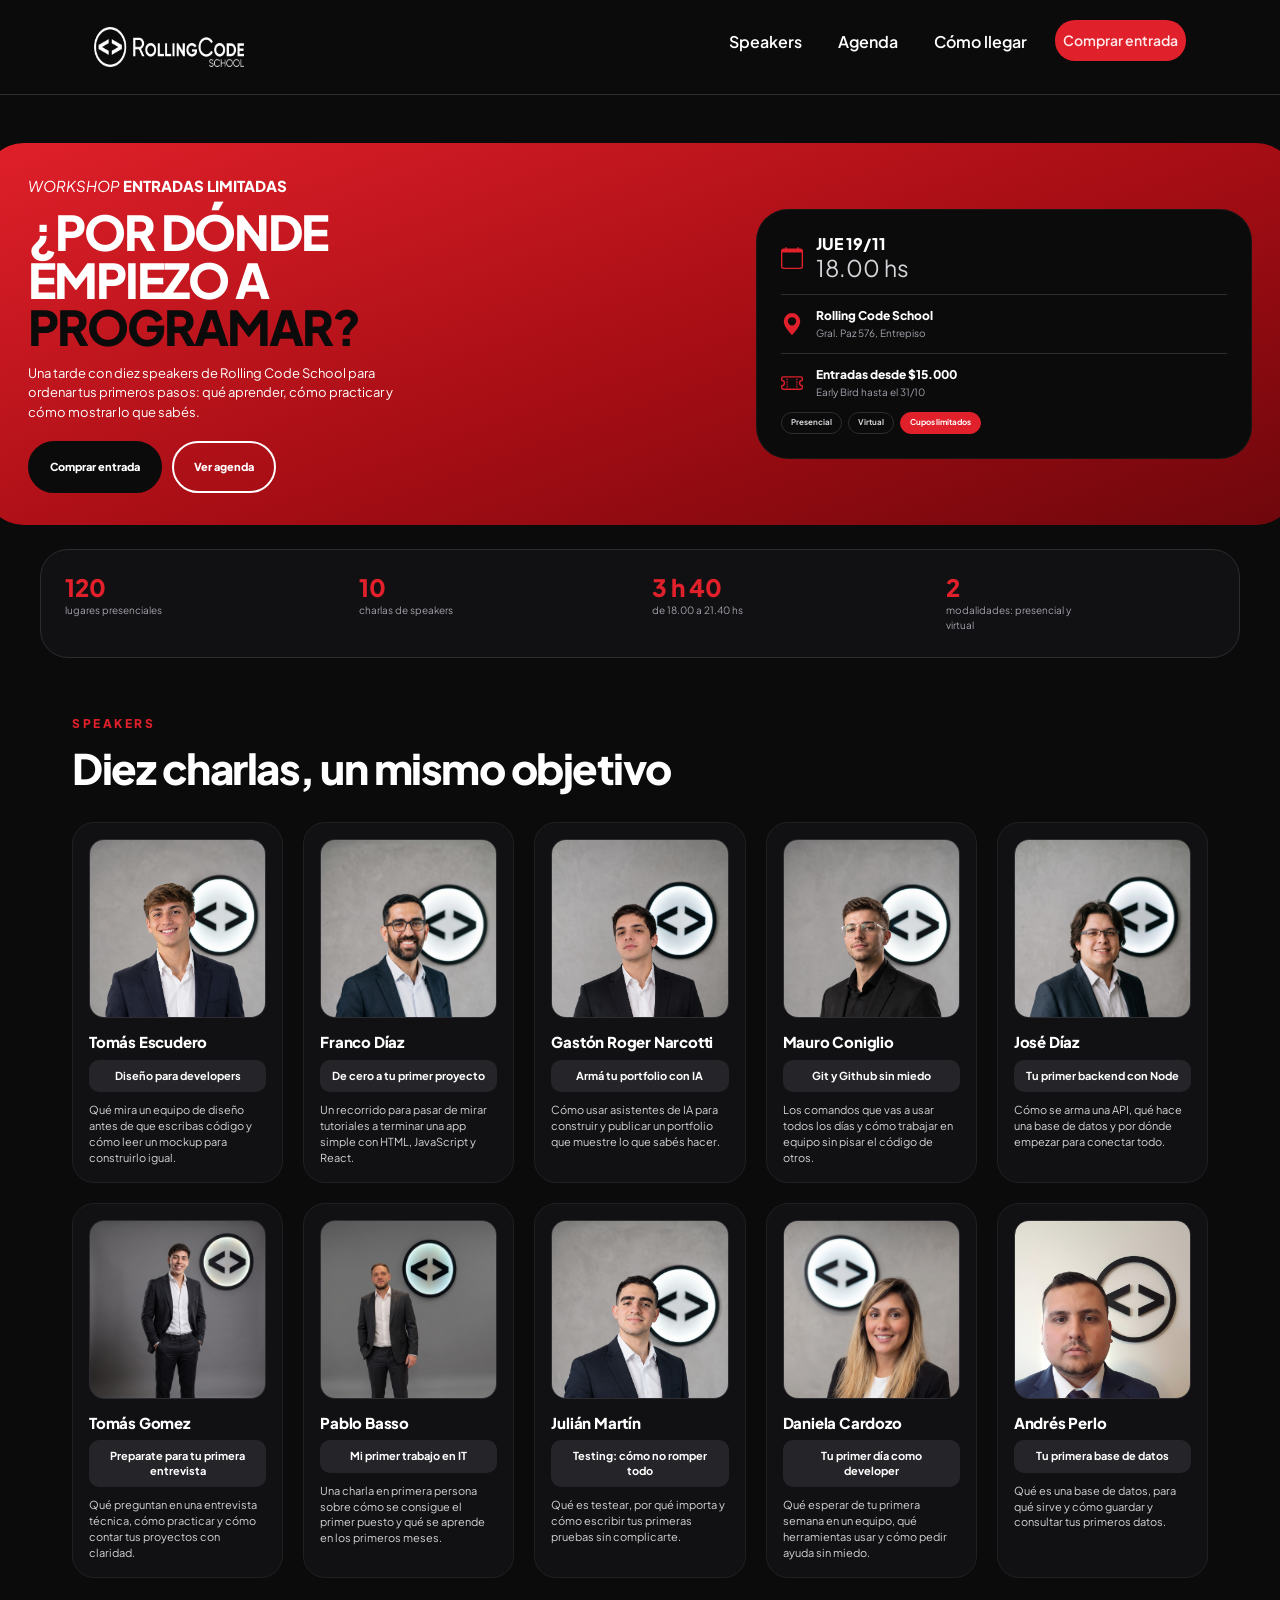
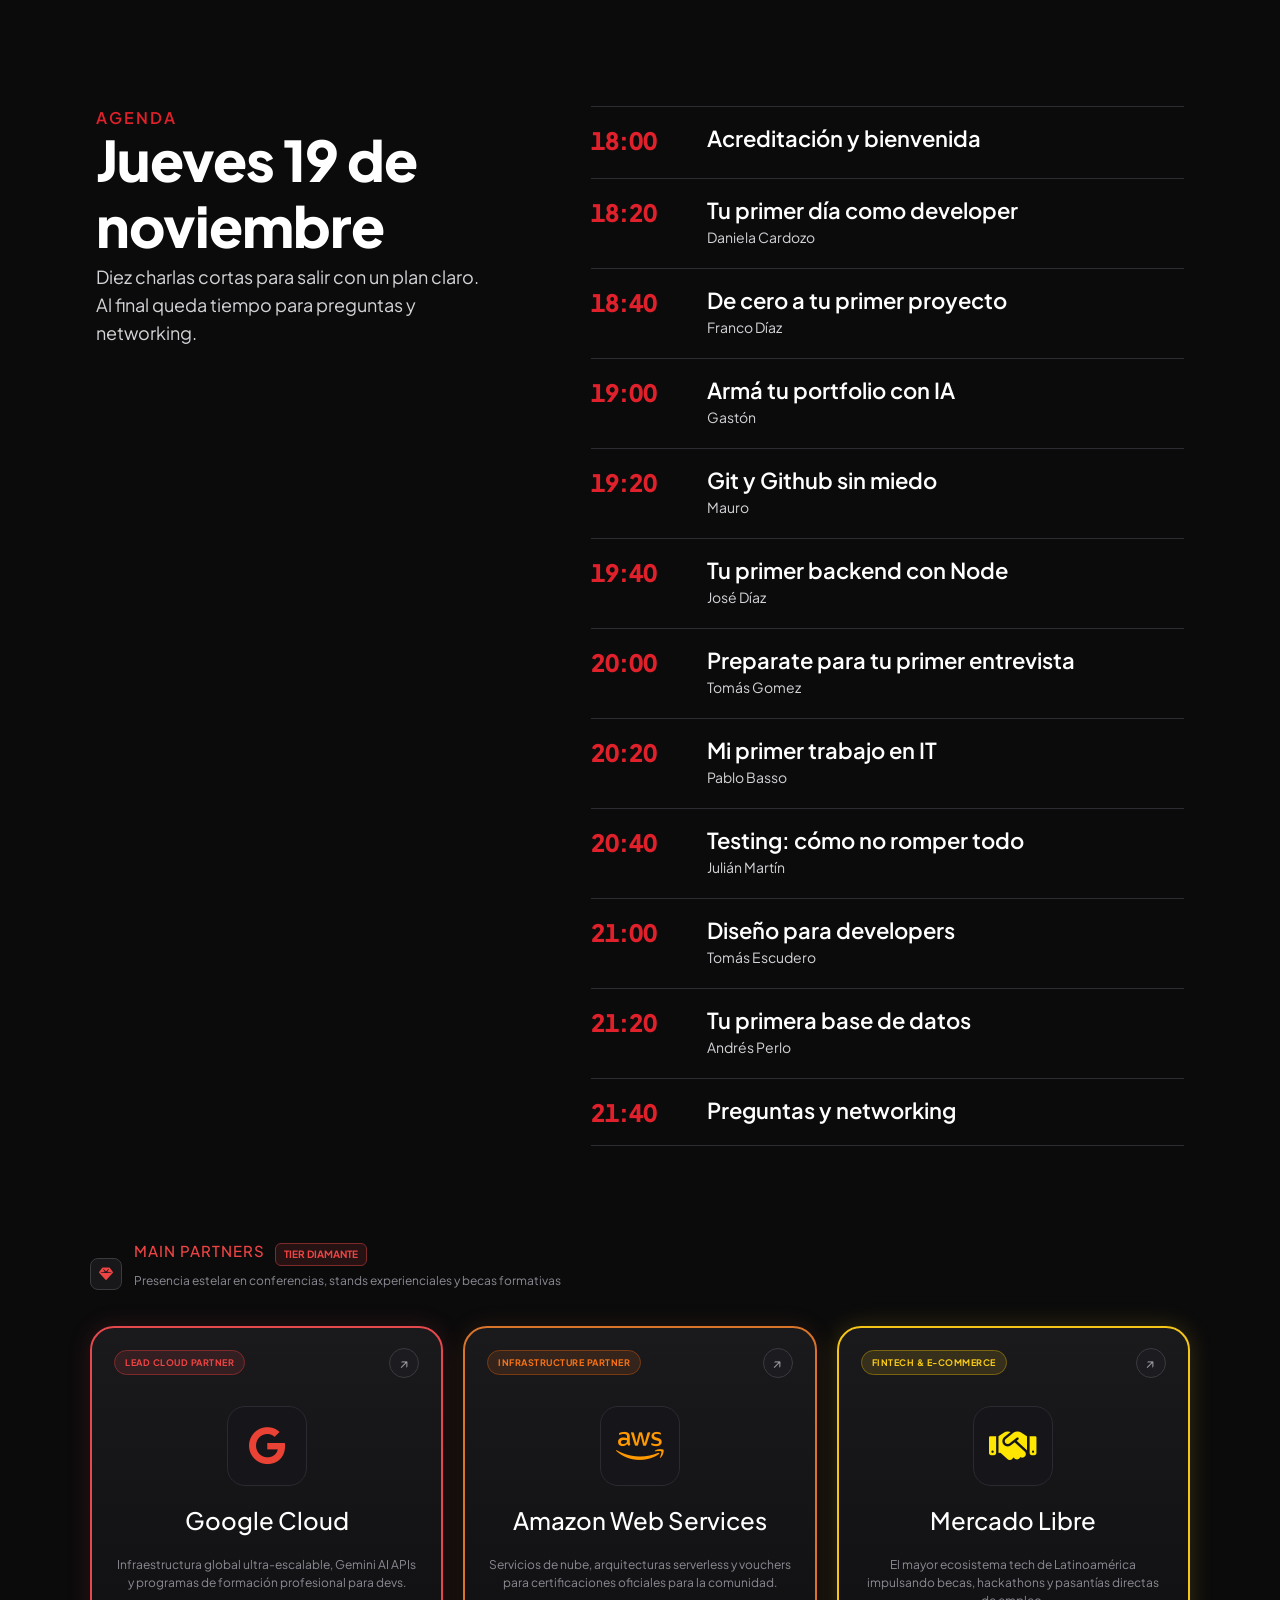
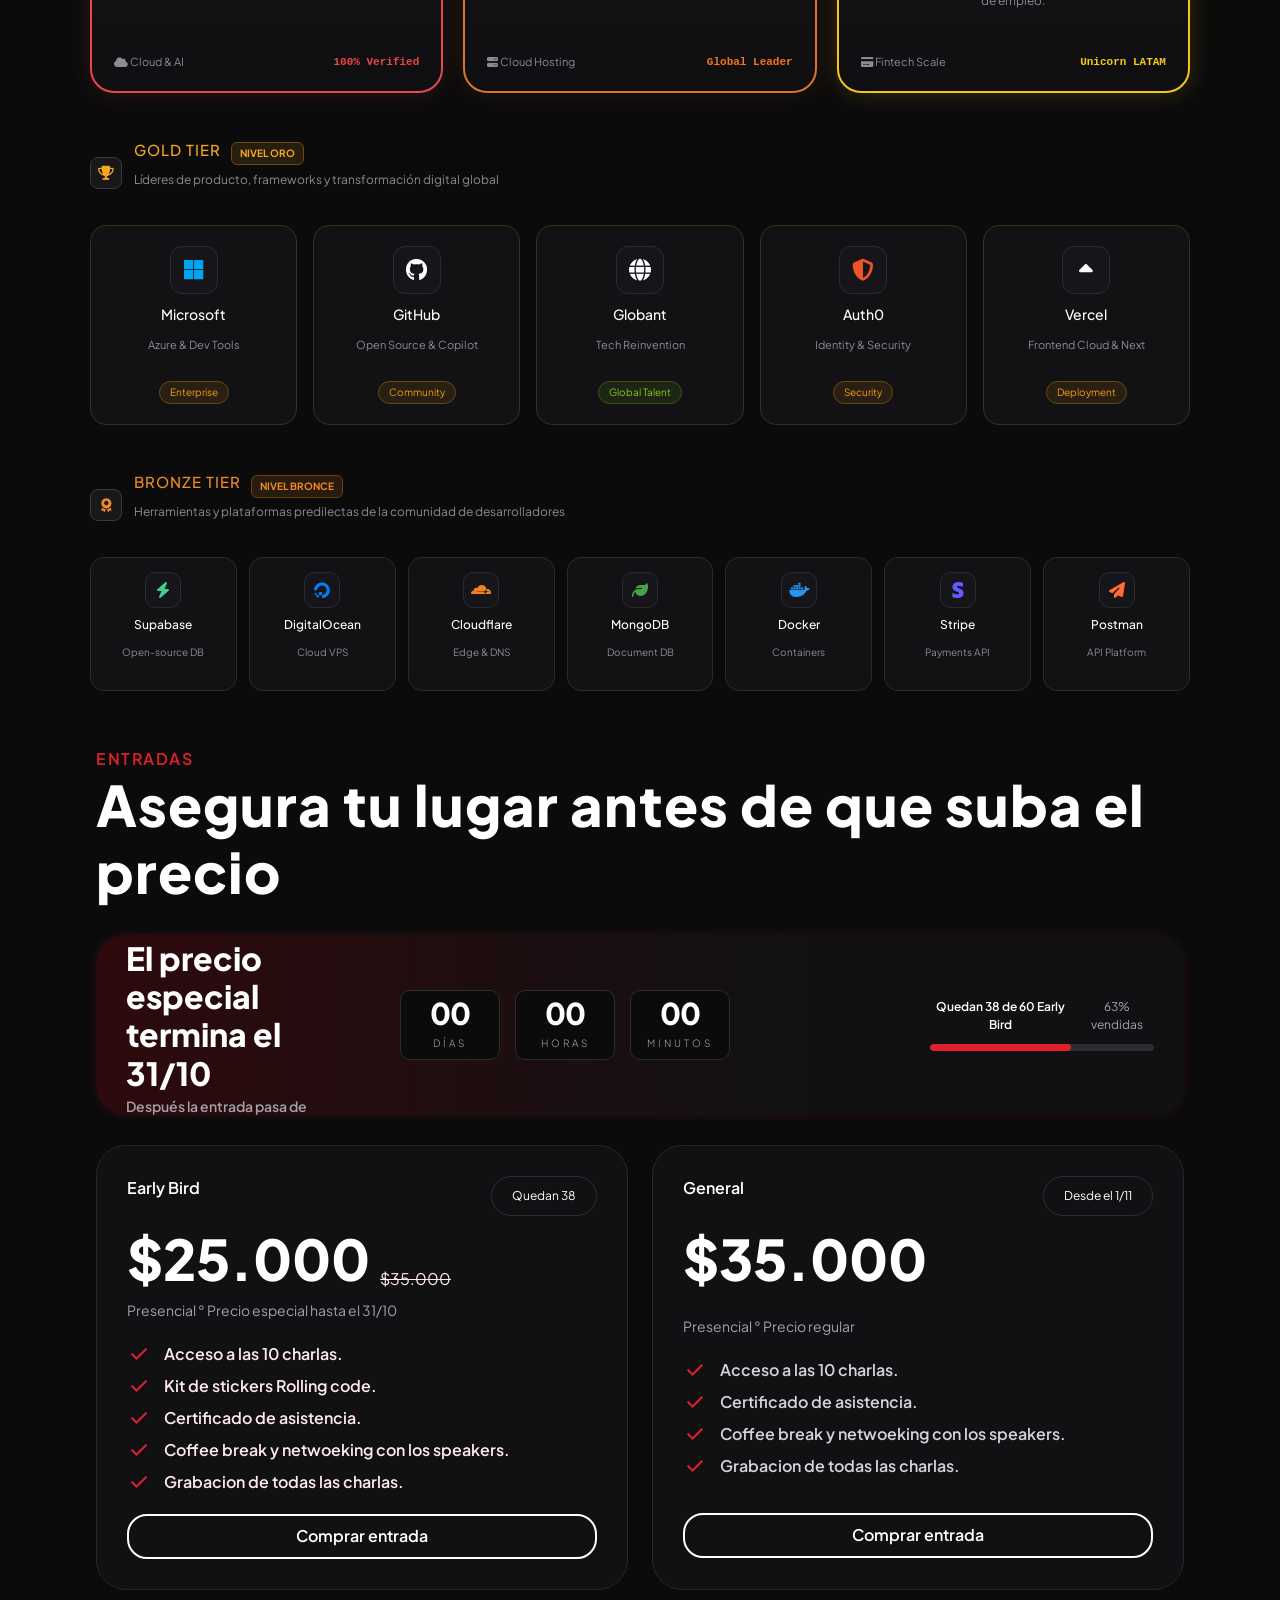
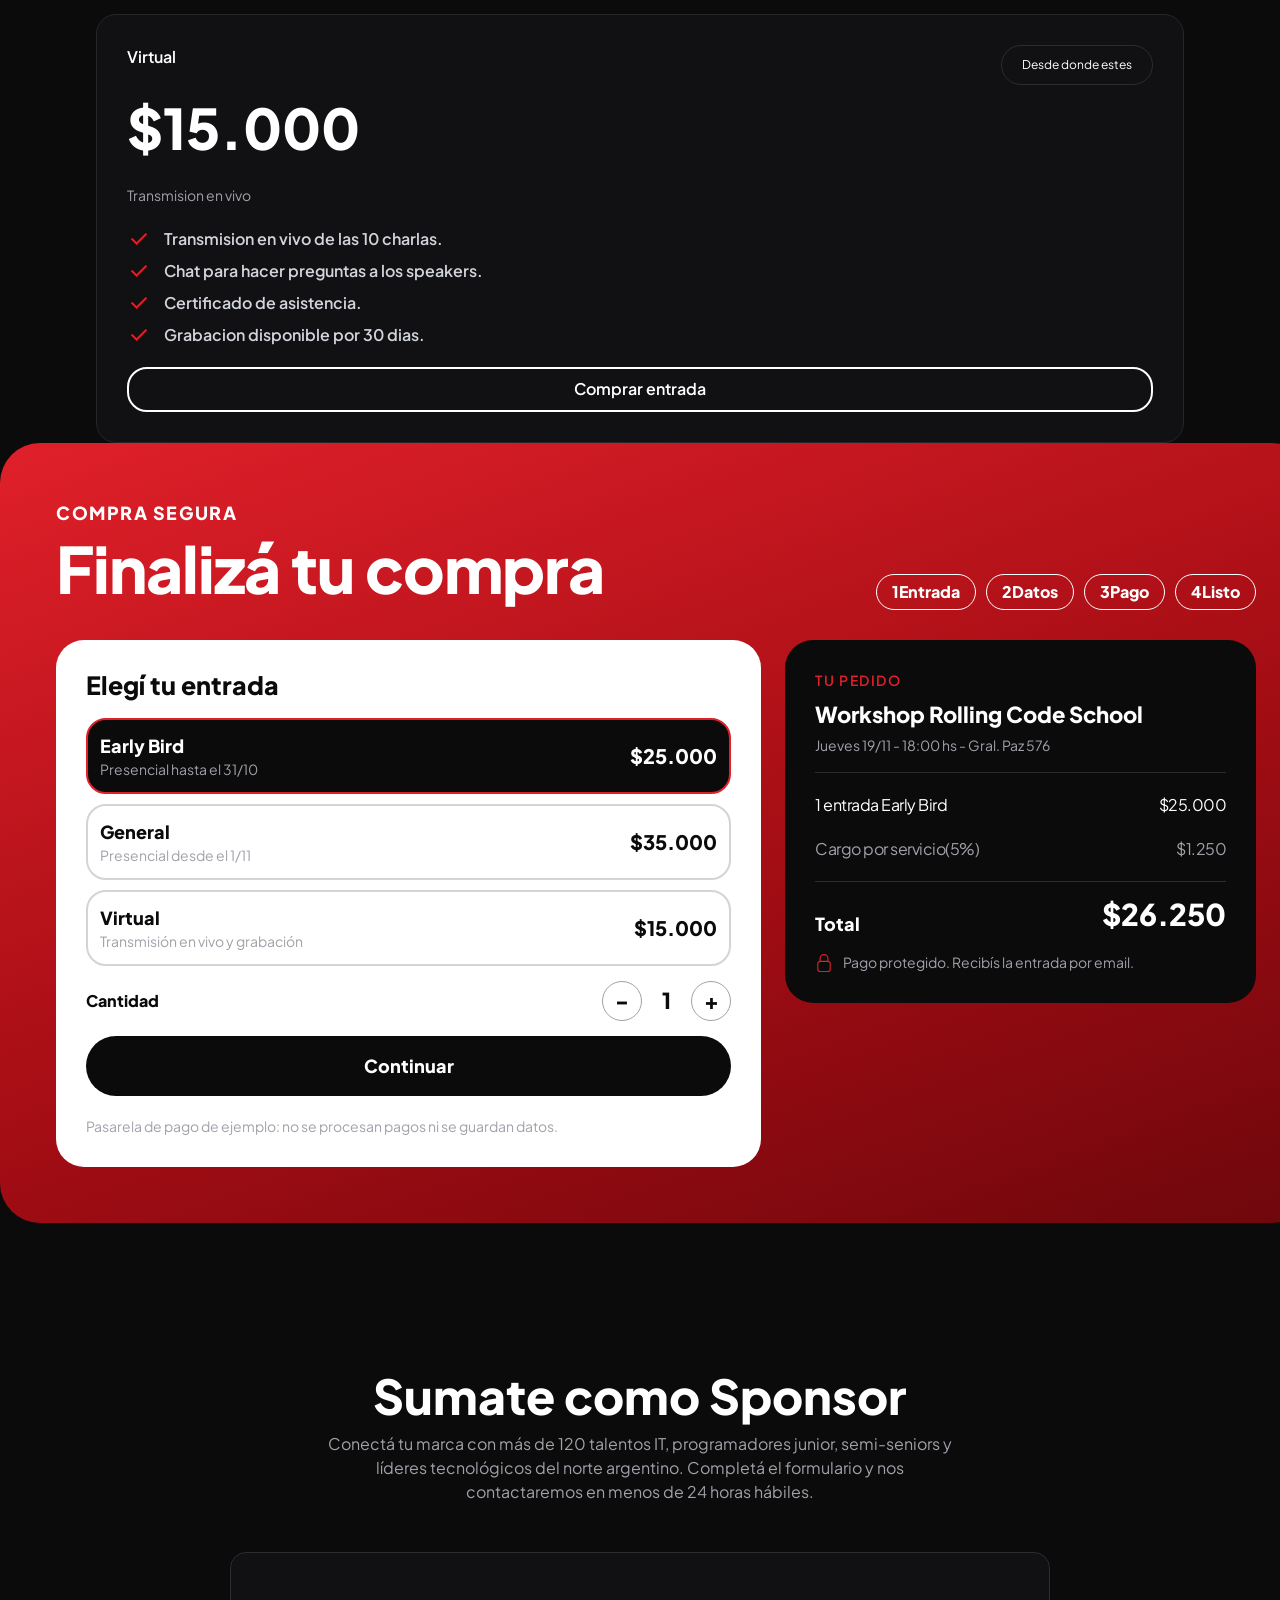
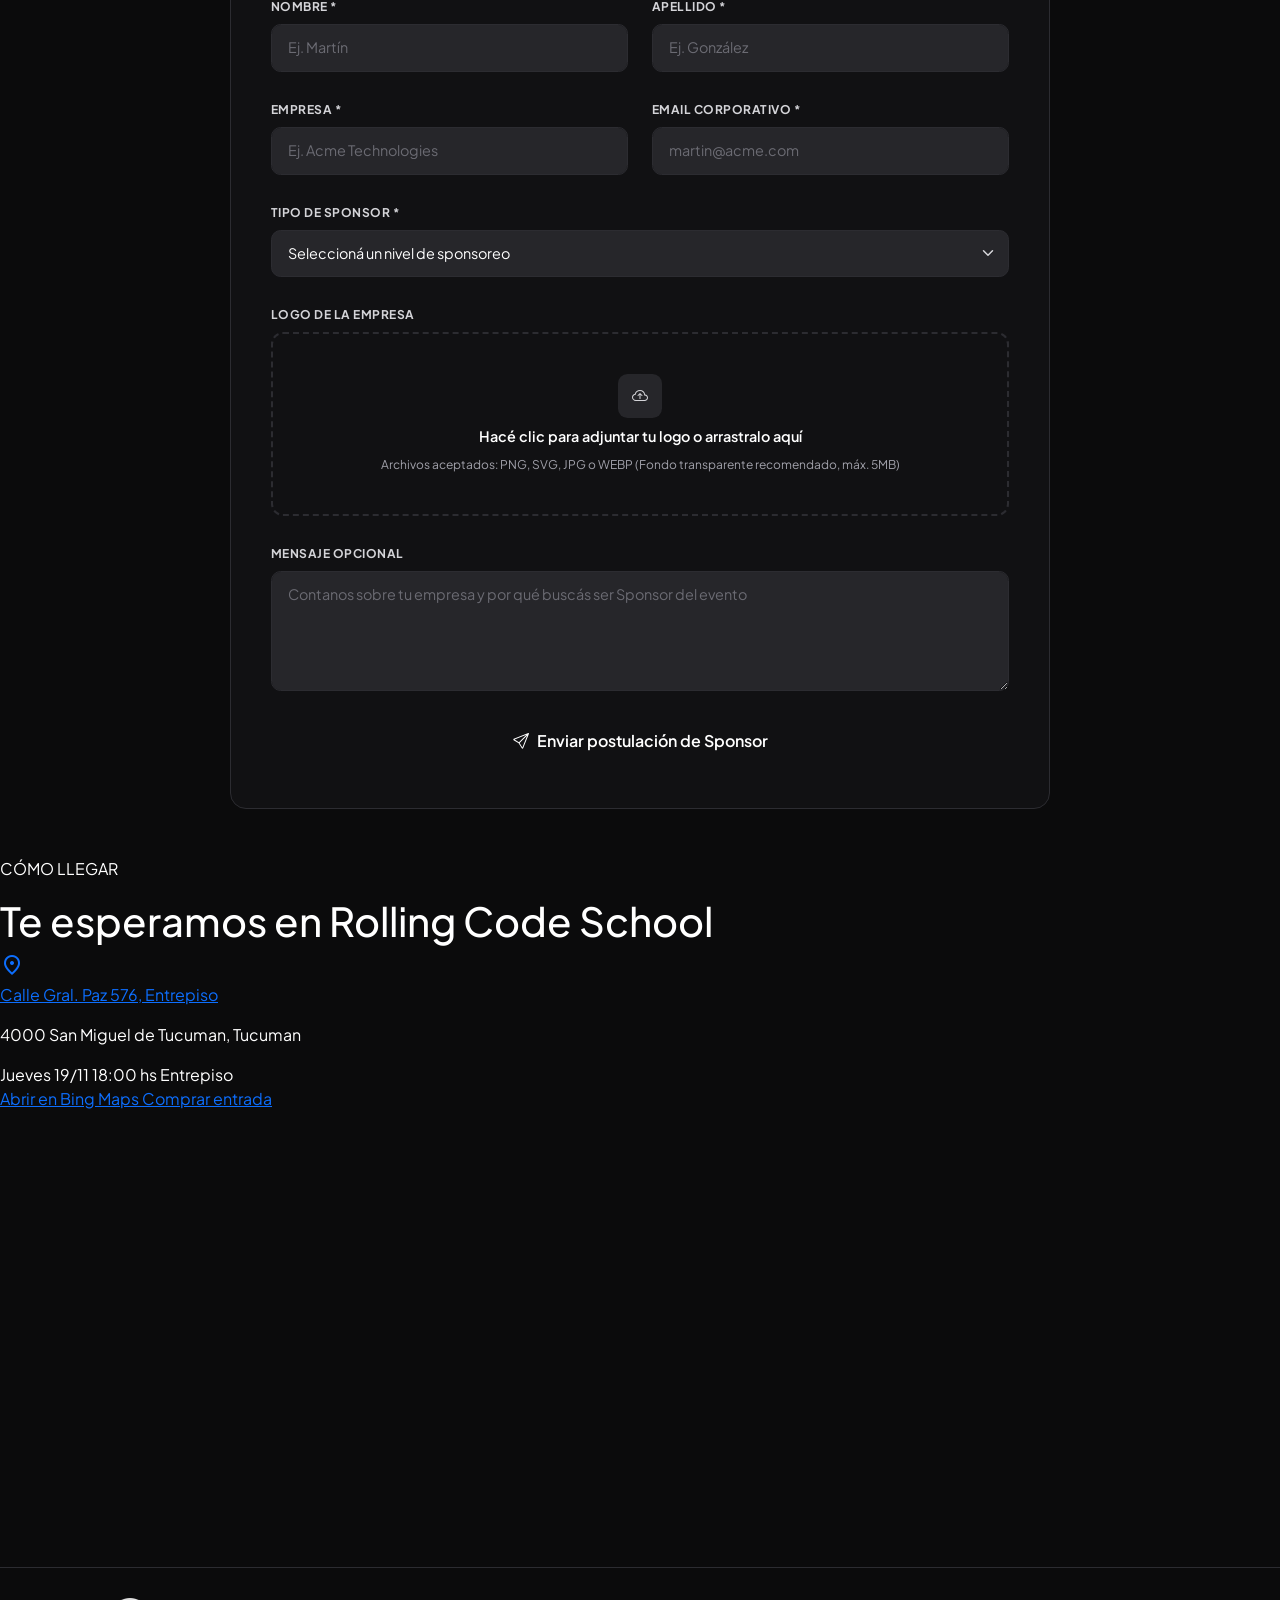
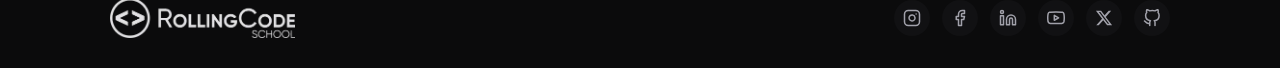
<file: index.html>
<!doctype html>
<html lang="en">
  <head>
    <meta charset="UTF-8" />
    <meta name="viewport" content="width=device-width, initial-scale=1.0" />

    <link rel="preconnect" href="https://fonts.googleapis.com" />
    <link rel="preconnect" href="https://fonts.gstatic.com" crossorigin />
    <link
      href="https://fonts.googleapis.com/css2?family=Plus+Jakarta+Sans:wght@200;300;400;600;800&display=swap"
      rel="stylesheet"
    />
    <link
      rel="stylesheet"
      href="https://cdnjs.cloudflare.com/ajax/libs/font-awesome/6.4.0/css/all.min.css"
    />

    <link
      href="https://cdn.jsdelivr.net/npm/bootstrap@5.3.3/dist/css/bootstrap.min.css"
      rel="stylesheet"
    />
    <link
      rel="stylesheet"
      href="https://cdn.jsdelivr.net/npm/bootstrap-icons@1.13.1/font/bootstrap-icons.min.css"
    />

    <link
      rel="stylesheet"
      href="https://fonts.googleapis.com/css2?family=Material+Symbols+Outlined:opsz,wght,FILL,GRAD@24,400,0,0&icon_names=check"
    />

    <link
      rel="stylesheet"
      href="https://fonts.googleapis.com/css2?family=Material+Symbols+Outlined:opsz,wght,FILL,GRAD@24,400,0,0&icon_names=location_on"
    />

    <link rel="preconnect" href="https://fonts.googleapis.com" />
    <link rel="preconnect" href="https://fonts.gstatic.com" crossorigin />
    <link
      href="https://fonts.googleapis.com/css2?family=Plus+Jakarta+Sans:ital,wght@0,200..800;1,200..800&display=swap"
      rel="stylesheet"
    />

    <link
      rel="stylesheet"
      href="https://fonts.googleapis.com/css2?family=Material+Symbols+Outlined"
    />

    <link href="css/styles.css" rel="stylesheet" />

    <title>Workshop Rolling Code</title>
    <link rel="icon" type="image/png" href="/img/LogShortWhite.png" />
  </head>

  <body>
    <!-- INICIO NAVBAR -->
    <header>
      <nav class="navbar navbar-expand-md bg-1">
        <div class="container-fluid px-4">
          <a class="navbar-brand" href="#">
            <img
              src="./img/logoWhite.webp"
              alt="Logo Rolling Code"
              width="30"
              height="24"
            />
          </a>

          <button
            class="navbar-toggler"
            type="button"
            data-bs-toggle="collapse"
            data-bs-target="#navbarMenu"
            aria-controls="navbarMenu"
            aria-expanded="false"
            aria-label="Abrir menú"
          >
            <span class="navbar-toggler-icon"></span>
          </button>

          <div class="collapse navbar-collapse">
            <ul class="navbar-nav ms-auto">
              <li class="nav-item">
                <a class="nav-link active" href="#idSpeakers">Speakers</a>
              </li>
              <li class="nav-item">
                <a class="nav-link" href="#idAgenda">Agenda</a>
              </li>
              <li class="nav-item">
                <a class="nav-link" href="#idUbicacion">Cómo llegar</a>
              </li>
              <li class="nav-item">
                <a class="nav-link nav-link2" href="#idSectionPay"
                  >Comprar entrada</a
                >
              </li>
            </ul>
          </div>
        </div>
      </nav>
    </header>
    <!-- FIN NAVBAR -->

    <main>
      <!-- INICIO SECCION HEADER -->

      <section class="workshop-container">
        <!-- SECCIÓN PRINCIPAL -->
        <section class="workshop-hero">
          <div class="row align-items-center">
            <!-- COLUMNA IZQUIERDA -->
            <div class="col-7 hero-content">
              <p class="eyebrow">
                <span>WORKSHOP</span>
                <strong>ENTRADAS LIMITADAS</strong>
              </p>

              <h1>
                ¿POR DÓNDE<br />
                EMPIEZO A<br />
                <span>PROGRAMAR?</span>
              </h1>

              <p class="hero-description">
                Una tarde con diez speakers de Rolling Code School para ordenar
                tus primeros pasos: qué aprender, cómo practicar y cómo mostrar
                lo que sabés.
              </p>

              <div class="hero-buttons">
                <a href="#idSectionPay" class="btn-buy"> Comprar entrada </a>

                <a href="#idAgenda" class="btn-outline"> Ver agenda </a>
              </div>
            </div>

            <!-- COLUMNA DERECHA -->
            <div class="col-5 event-column">
              <div class="event-card" id="entradas">
                <!-- FECHA Y HORA -->
                <div class="event-item">
                  <svg
                    xmlns="http://www.w3.org/2000/svg"
                    width="22"
                    height="22"
                    fill="currentColor"
                    class="event-icon"
                    viewBox="0 0 16 16"
                    aria-hidden="true"
                  >
                    <path
                      d="M3.5 0a.5.5 0 0 1 .5.5V1h8V.5a.5.5 0 0 1 1 0V1h1a2 2 0 0 1 2 2v11a2 2 0 0 1-2 2H2a2 2 0 0 1-2-2V3a2 2 0 0 1 2-2h1V.5a.5.5 0 0 1 .5-.5M1 4v10a1 1 0 0 0 1 1h12a1 1 0 0 0 1-1V4z"
                    />
                  </svg>

                  <div class="event-info">
                    <h2>JUE 19/11</h2>
                    <p class="event-time">18.00 hs</p>
                  </div>
                </div>

                <!-- UBICACIÓN -->
                <div class="event-item">
                  <svg
                    xmlns="http://www.w3.org/2000/svg"
                    width="22"
                    height="22"
                    fill="currentColor"
                    class="event-icon"
                    viewBox="0 0 16 16"
                    aria-hidden="true"
                  >
                    <path
                      d="M8 16s6-5.686 6-10A6 6 0 0 0 2 6c0 4.314 6 10 6 10m0-7a3 3 0 1 1 0-6 3 3 0 0 1 0 6"
                    />
                  </svg>

                  <div class="event-info">
                    <h3>Rolling Code School</h3>
                    <p>Gral. Paz 576, Entrepiso</p>
                  </div>
                </div>

                <!-- ENTRADAS -->
                <div class="event-item event-ticket">
                  <svg
                    xmlns="http://www.w3.org/2000/svg"
                    width="22"
                    height="22"
                    fill="currentColor"
                    class="event-icon"
                    viewBox="0 0 16 16"
                    aria-hidden="true"
                  >
                    <path
                      d="M4 4.85v.9h1v-.9zm7 0v.9h1v-.9zm-7 1.8v.9h1v-.9zm7 0v.9h1v-.9zm-7 1.8v.9h1v-.9zm7 0v.9h1v-.9zm-7 1.8v.9h1v-.9zm7 0v.9h1v-.9z"
                    />
                    <path
                      d="M1.5 3A1.5 1.5 0 0 0 0 4.5V6a.5.5 0 0 0 .5.5 1.5 1.5 0 1 1 0 3 .5.5 0 0 0-.5.5v1.5A1.5 1.5 0 0 0 1.5 13h13a1.5 1.5 0 0 0 1.5-1.5V10a.5.5 0 0 0-.5-.5 1.5 1.5 0 0 1 0-3A.5.5 0 0 0 16 6V4.5A1.5 1.5 0 0 0 14.5 3zM1 4.5a.5.5 0 0 1 .5-.5h13a.5.5 0 0 1 .5.5v1.05a2.5 2.5 0 0 0 0 4.9v1.05a.5.5 0 0 1-.5.5h-13a.5.5 0 0 1-.5-.5v-1.05a2.5 2.5 0 0 0 0-4.9z"
                    />
                  </svg>

                  <div class="event-info">
                    <h3>Entradas desde $15.000</h3>
                    <p>Early Bird hasta el 31/10</p>
                  </div>
                </div>

                <!-- MODALIDADES -->
                <div class="event-tags">
                  <span>Presencial</span>

                  <span>Virtual</span>

                  <span class="tag-limited"> Cupos limitados </span>
                </div>
              </div>
            </div>
          </div>
        </section>

        <!-- ESTADÍSTICAS -->
        <section class="stats-section">
          <div class="stat">
            <h2>120</h2>
            <p>lugares presenciales</p>
          </div>

          <div class="stat">
            <h2>10</h2>
            <p>charlas de speakers</p>
          </div>

          <div class="stat">
            <h2>3 h 40</h2>
            <p>de 18.00 a 21.40 hs</p>
          </div>

          <div class="stat">
            <h2>2</h2>
            <p>modalidades: presencial y<br />virtual</p>
          </div>
        </section>
      </section>

      <!-- FIN SECCION HEADER -->

      <!-- INICIO SECCION SPEAKERS -->
      <section class="speakers-section" id="idSpeakers">
        <div class="speakers-heading">
          <span class="speakers-eyebrow">SPEAKERS</span>
          <h2>Diez charlas, un mismo objetivo</h2>
        </div>

        <div class="speakers-grid">
          <!--  1 -->
          <article class="speaker-card">
            <div class="speaker-image">
              <img src="./img/Tomas Escudero.png" alt="" />
            </div>
            <h3>Tomás Escudero</h3>
            <span class="speaker-topic">Diseño para developers</span>
            <p>
              Qué mira un equipo de diseño antes de que escribas código y cómo
              leer un mockup para construirlo igual.
            </p>
          </article>

          <!--  2 -->
          <article class="speaker-card">
            <div class="speaker-image">
              <img src="./img/Franco.jpg" alt="" />
            </div>
            <h3>Franco Díaz</h3>
            <span class="speaker-topic">De cero a tu primer proyecto</span>
            <p>
              Un recorrido para pasar de mirar tutoriales a terminar una app
              simple con HTML, JavaScript y React.
            </p>
          </article>

          <!--  3 -->
          <article class="speaker-card">
            <div class="speaker-image">
              <img src="./img/Gaston.png" alt="" />
            </div>
            <h3>Gastón Roger Narcotti</h3>
            <span class="speaker-topic">Armá tu portfolio con IA</span>
            <p>
              Cómo usar asistentes de IA para construir y publicar un portfolio
              que muestre lo que sabés hacer.
            </p>
          </article>

          <!--  4 -->
          <article class="speaker-card">
            <div class="speaker-image">
              <img src="./img/Mauro.png" alt="" />
            </div>
            <h3>Mauro Coniglio</h3>
            <span class="speaker-topic">Git y Github sin miedo</span>
            <p>
              Los comandos que vas a usar todos los días y cómo trabajar en
              equipo sin pisar el código de otros.
            </p>
          </article>

          <!-- 5 -->
          <article class="speaker-card">
            <div class="speaker-image">
              <img src="./img/Jose.jpg" alt="" />
            </div>
            <h3>José Díaz</h3>
            <span class="speaker-topic">Tu primer backend con Node</span>
            <p>
              Cómo se arma una API, qué hace una base de datos y por dónde
              empezar para conectar todo.
            </p>
          </article>

          <!-- 6 -->
          <article class="speaker-card">
            <div class="speaker-image">
              <img src="./img/Tomas.jpg" alt="" />
            </div>
            <h3>Tomás Gomez</h3>
            <span class="speaker-topic"
              >Preparate para tu primera entrevista</span
            >
            <p>
              Qué preguntan en una entrevista técnica, cómo practicar y cómo
              contar tus proyectos con claridad.
            </p>
          </article>

          <!--  7 -->
          <article class="speaker-card">
            <div class="speaker-image">
              <img src="./img/Pablo.jpg" alt="" />
            </div>
            <h3>Pablo Basso</h3>
            <span class="speaker-topic">Mi primer trabajo en IT</span>
            <p>
              Una charla en primera persona sobre cómo se consigue el primer
              puesto y qué se aprende en los primeros meses.
            </p>
          </article>

          <!--  8 -->
          <article class="speaker-card">
            <div class="speaker-image">
              <img src="./img/JULIAN MARTIN.png" alt="" />
            </div>
            <h3>Julián Martín</h3>
            <span class="speaker-topic">Testing: cómo no romper todo</span>
            <p>
              Qué es testear, por qué importa y cómo escribir tus primeras
              pruebas sin complicarte.
            </p>
          </article>

          <!--  9 -->
          <article class="speaker-card">
            <div class="speaker-image">
              <img src="./img/Daniela.jpg" alt="" />
            </div>
            <h3>Daniela Cardozo</h3>
            <span class="speaker-topic">Tu primer día como developer</span>
            <p>
              Qué esperar de tu primera semana en un equipo, qué herramientas
              usar y cómo pedir ayuda sin miedo.
            </p>
          </article>

          <!--  10 -->
          <article class="speaker-card">
            <div class="speaker-image">
              <img src="./img/Andres.jpeg" alt="" />
            </div>
            <h3>Andrés Perlo</h3>
            <span class="speaker-topic">Tu primera base de datos</span>
            <p>
              Qué es una base de datos, para qué sirve y cómo guardar y
              consultar tus primeros datos.
            </p>
          </article>
        </div>
      </section>

      <!-- FIN SECCION SPEAKERS -->

      <!-- INICIO SECCION AGENDA -->
      <section class="sectionAgenda" id="idAgenda">
        <div class="agendaLeft">
          <span>AGENDA</span>
          <h2>Jueves 19 de</h2>
          <h2>noviembre</h2>
          <p>
            Diez charlas cortas para salir con un plan claro. <br />
            Al final queda tiempo para preguntas y networking.
          </p>
        </div>

        <div class="agendaRight">
          <div class="conteinerLine">
            <div class="horarioCharla"><span>18:00</span></div>
            <div class="temaCharla">
              <span>Acreditación y bienvenida</span>
            </div>
          </div>

          <div class="conteinerLine">
            <div class="horarioCharla"><span>18:20</span></div>
            <div class="temaCharla">
              <span>Tu primer día como developer</span>
              <span>Daniela Cardozo</span>
            </div>
          </div>

          <div class="conteinerLine">
            <div class="horarioCharla"><span>18:40</span></div>
            <div class="temaCharla">
              <span>De cero a tu primer proyecto</span>
              <span>Franco Díaz</span>
            </div>
          </div>

          <div class="conteinerLine">
            <div class="horarioCharla"><span>19:00</span></div>
            <div class="temaCharla">
              <span>Armá tu portfolio con IA</span>
              <span>Gastón</span>
            </div>
          </div>

          <div class="conteinerLine">
            <div class="horarioCharla"><span>19:20</span></div>
            <div class="temaCharla">
              <span>Git y Github sin miedo</span>
              <span>Mauro</span>
            </div>
          </div>

          <div class="conteinerLine">
            <div class="horarioCharla"><span>19:40</span></div>
            <div class="temaCharla">
              <span>Tu primer backend con Node</span>
              <span>José Díaz</span>
            </div>
          </div>

          <div class="conteinerLine">
            <div class="horarioCharla"><span>20:00</span></div>
            <div class="temaCharla">
              <span>Preparate para tu primer entrevista</span>
              <span>Tomás Gomez</span>
            </div>
          </div>

          <div class="conteinerLine">
            <div class="horarioCharla"><span>20:20</span></div>
            <div class="temaCharla">
              <span>Mi primer trabajo en IT</span>
              <span>Pablo Basso</span>
            </div>
          </div>

          <div class="conteinerLine">
            <div class="horarioCharla"><span>20:40</span></div>
            <div class="temaCharla">
              <span>Testing: cómo no romper todo</span>
              <span>Julián Martín</span>
            </div>
          </div>

          <div class="conteinerLine">
            <div class="horarioCharla"><span>21:00</span></div>
            <div class="temaCharla">
              <span>Diseño para developers</span>
              <span>Tomás Escudero</span>
            </div>
          </div>

          <div class="conteinerLine">
            <div class="horarioCharla"><span>21:20</span></div>
            <div class="temaCharla">
              <span>Tu primera base de datos</span>
              <span>Andrés Perlo</span>
            </div>
          </div>

          <div class="conteinerLineEnd">
            <div class="horarioCharla"><span>21:40</span></div>
            <div class="temaCharla">
              <span>Preguntas y networking</span>
            </div>
          </div>
        </div>
      </section>

      <!-- FIN SECCION AGENDA -->
      <main class="partners">
        <!-- ================= MAIN PARTNERS ================= -->
        <section class="tier">
          <div class="tier-header">
            <div class="tier-icon red"><i class="fa-solid fa-gem"></i></div>
            <div>
              <div class="tier-title-row">
                <h2 class="tier-title red">MAIN PARTNERS</h2>
                <span class="tier-badge badge-red">TIER DIAMANTE</span>
              </div>
              <p class="tier-subtitle">
                Presencia estelar en conferencias, stands experienciales y becas
                formativas
              </p>
            </div>
          </div>

          <div class="main-cards">
            <article class="main-card card-red">
              <div class="card-top">
                <span class="tag tag-red">LEAD CLOUD PARTNER</span>
                <a href="#" class="arrow-btn">↗</a>
              </div>
              <div class="logo-box icon-google">
                <i class="fa-brands fa-google"></i>
              </div>
              <h3>Google Cloud</h3>
              <p>
                Infraestructura global ultra-escalable, Gemini AI APIs y
                programas de formación profesional para devs.
              </p>
              <div class="card-footer">
                <span class="footer-left"
                  ><i class="fa-solid fa-cloud"></i> Cloud &amp; AI</span
                >
                <span class="footer-right red">100% Verified</span>
              </div>
            </article>

            <article class="main-card card-orange">
              <div class="card-top">
                <span class="tag tag-orange">INFRASTRUCTURE PARTNER</span>
                <a href="#" class="arrow-btn">↗</a>
              </div>
              <div class="logo-box icon-aws">
                <i class="fa-brands fa-aws"></i>
              </div>
              <h3>Amazon Web Services</h3>
              <p>
                Servicios de nube, arquitecturas serverless y vouchers para
                certificaciones oficiales para la comunidad.
              </p>
              <div class="card-footer">
                <span class="footer-left"
                  ><i class="fa-solid fa-server"></i> Cloud Hosting</span
                >
                <span class="footer-right orange">Global Leader</span>
              </div>
            </article>

            <article class="main-card card-yellow">
              <div class="card-top">
                <span class="tag tag-yellow">FINTECH &amp; E-COMMERCE</span>
                <a href="#" class="arrow-btn">↗</a>
              </div>
              <div class="logo-box icon-ml">
                <i class="fa-solid fa-handshake"></i>
              </div>
              <h3>Mercado Libre</h3>
              <p>
                El mayor ecosistema tech de Latinoamérica impulsando becas,
                hackathons y pasantías directas de empleo.
              </p>
              <div class="card-footer">
                <span class="footer-left"
                  ><i class="fa-solid fa-credit-card"></i> Fintech Scale</span
                >
                <span class="footer-right yellow">Unicorn LATAM</span>
              </div>
            </article>
          </div>
        </section>

        <!-- ================= GOLD TIER ================= -->
        <section class="tier">
          <div class="tier-header">
            <div class="tier-icon gold"><i class="fa-solid fa-trophy"></i></div>
            <div>
              <div class="tier-title-row">
                <h2 class="tier-title gold">GOLD TIER</h2>
                <span class="tier-badge badge-gold">NIVEL ORO</span>
              </div>
              <p class="tier-subtitle">
                Líderes de producto, frameworks y transformación digital global
              </p>
            </div>
          </div>

          <div class="gold-cards">
            <article class="gold-card">
              <div class="logo-box icon-microsoft">
                <i class="fa-brands fa-microsoft"></i>
              </div>
              <h4>Microsoft</h4>
              <p>Azure &amp; Dev Tools</p>
              <span class="pill pill-orange">Enterprise</span>
            </article>

            <article class="gold-card">
              <div class="logo-box icon-white">
                <i class="fa-brands fa-github"></i>
              </div>
              <h4>GitHub</h4>
              <p>Open Source &amp; Copilot</p>
              <span class="pill pill-orange">Community</span>
            </article>

            <article class="gold-card">
              <div class="logo-box icon-white">
                <i class="fa-solid fa-globe"></i>
              </div>
              <h4>Globant</h4>
              <p>Tech Reinvention</p>
              <span class="pill pill-green">Global Talent</span>
            </article>

            <article class="gold-card">
              <div class="logo-box icon-auth0">
                <i class="fa-solid fa-shield-halved"></i>
              </div>
              <h4>Auth0</h4>
              <p>Identity &amp; Security</p>
              <span class="pill pill-orange">Security</span>
            </article>

            <article class="gold-card">
              <div class="logo-box icon-white">
                <i class="fa-solid fa-caret-up"></i>
              </div>
              <h4>Vercel</h4>
              <p>Frontend Cloud &amp; Next</p>
              <span class="pill pill-orange">Deployment</span>
            </article>
          </div>
        </section>

        <!-- ================= BRONZE TIER ================= -->
        <section class="tier">
          <div class="tier-header">
            <div class="tier-icon bronze">
              <i class="fa-solid fa-award"></i>
            </div>
            <div>
              <div class="tier-title-row">
                <h2 class="tier-title bronze">BRONZE TIER</h2>
                <span class="tier-badge badge-bronze">NIVEL BRONCE</span>
              </div>
              <p class="tier-subtitle">
                Herramientas y plataformas predilectas de la comunidad de
                desarrolladores
              </p>
            </div>
          </div>

          <div class="bronze-cards">
            <article class="bronze-card">
              <div class="logo-box icon-supabase">
                <i class="fa-solid fa-bolt"></i>
              </div>
              <h5>Supabase</h5>
              <p>Open-source DB</p>
            </article>

            <article class="bronze-card">
              <div class="logo-box icon-digitalocean">
                <i class="fa-brands fa-digital-ocean"></i>
              </div>
              <h5>DigitalOcean</h5>
              <p>Cloud VPS</p>
            </article>

            <article class="bronze-card">
              <div class="logo-box icon-cloudflare">
                <i class="fa-brands fa-cloudflare"></i>
              </div>
              <h5>Cloudflare</h5>
              <p>Edge &amp; DNS</p>
            </article>

            <article class="bronze-card">
              <div class="logo-box icon-mongodb">
                <i class="fa-solid fa-leaf"></i>
              </div>
              <h5>MongoDB</h5>
              <p>Document DB</p>
            </article>

            <article class="bronze-card">
              <div class="logo-box icon-docker">
                <i class="fa-brands fa-docker"></i>
              </div>
              <h5>Docker</h5>
              <p>Containers</p>
            </article>

            <article class="bronze-card">
              <div class="logo-box icon-stripe">
                <i class="fa-brands fa-stripe-s"></i>
              </div>
              <h5>Stripe</h5>
              <p>Payments API</p>
            </article>

            <article class="bronze-card">
              <div class="logo-box icon-postman">
                <i class="fa-solid fa-paper-plane"></i>
              </div>
              <h5>Postman</h5>
              <p>API Platform</p>
            </article>
          </div>
        </section>
      </main>

      <!-- INICIO SECCION PRECIOS -->
      <div class="entrada">
        <p>ENTRADAS</p>
        <h2>Asegura tu lugar antes de que suba el precio</h2>
      </div>
      <div class="prices">
        <div class="prices-text">
          <p>EARLY BIRD</p>
          <h2>El precio especial termina el 31/10</h2>
          <p>Después la entrada pasa de $25.000 a $35.000.</p>
        </div>
        <div class="preSale">
          <section class="contador">
            <div class="contador-item">
              <span id="dias">00</span>
              <p>DÍAS</p>
            </div>
            <div class="contador-item">
              <span id="horas">00</span>
              <p>HORAS</p>
            </div>
            <div class="contador-item">
              <span id="minutos">00</span>
              <p>MINUTOS</p>
            </div>
          </section>
        </div>
        <div class="ventas">
          <div class="ventas-info">
            <span class="span1v">Quedan 38 de 60 Early Bird</span>
            <span class="span2v">63% vendidas</span>
          </div>
          <div class="barra">
            <div class="barra-progreso"></div>
          </div>
        </div>
      </div>
      <div class="contenedorPrecio">
        <div class="caja precio">
          <span class="span1">
            <p>Early Bird</p>
            <span>Quedan 38</span>
          </span>
          <div class="preciosValores">
            <p>$25.000</p>
            <span class="precioAnterior">$35.000</span>
          </div>
          <p>Presencial ° Precio especial hasta el 31/10</p>
          <div class="span2">
            <a href="#idSectionPay">
              <span class="material-symbols-outlined">check</span>
              <span class="textoBeneficio"> Acceso a las 10 charlas. </span>
            </a>
            <a href="#idSectionPay">
              <span class="material-symbols-outlined">check</span>
              <span class="textoBeneficio">
                Kit de stickers Rolling code.
              </span>
            </a>
            <a href="#idSectionPay">
              <span class="material-symbols-outlined">check</span>
              <span class="textoBeneficio"> Certificado de asistencia. </span>
            </a>
            <a href="#idSectionPay">
              <span class="material-symbols-outlined">check</span>
              <span class="textoBeneficio">
                Coffee break y netwoeking con los speakers.
              </span>
            </a>
            <a href="#idSectionPay">
              <span class="material-symbols-outlined">check</span>
              <span class="textoBeneficio">
                Grabacion de todas las charlas.
              </span>
            </a>
          </div>
          <a href="#idSectionPay">
          <button class="boton1">Comprar entrada</button>
          </a>
        </div>
        <!-- PARTE DOS -->

        <div class="caja precio1">
          <span class="span1">
            <p>General</p>
            <span>Desde el 1/11</span>
          </span>
          <div class="span4">
            <p>$35.000</p>
          </div>
          <p>Presencial ° Precio regular</p>
          <div class="span2">
            <a href="#idSectionPay">
              <span class="material-symbols-outlined">check</span>
              <span class="textoBeneficio"> Acceso a las 10 charlas. </span>
            </a>
            <a href="#idSectionPay">
              <span class="material-symbols-outlined">check</span>
              <span class="textoBeneficio"> Certificado de asistencia. </span>
            </a>
            <a href="#idSectionPay">
              <span class="material-symbols-outlined">check</span>
              <span class="textoBeneficio">
                Coffee break y netwoeking con los speakers.
              </span>
            </a>
            <a href="#idSectionPay">
              <span class="material-symbols-outlined">check</span>
              <span class="textoBeneficio">
                Grabacion de todas las charlas.
              </span>
            </a>
          </div>
          <a href="#idSectionPay">
          <button class="boton2">Comprar entrada</button>
          </a>
        </div>
        <!-- PARTE TRES -->

        <div class="caja precio2">
          <span class="span1">
            <p>Virtual</p>
            <span>Desde donde estes</span>
          </span>
          <div class="span4">
            <p>$15.000</p>
          </div>
          <p>Transmision en vivo</p>
          <div class="span2">
            <a href="#idSectionPay">
              <span class="material-symbols-outlined">check</span>
              <span class="textoBeneficio">
                Transmision en vivo de las 10 charlas.
              </span>
            </a>
            <a href="#idSectionPay">
              <span class="material-symbols-outlined">check</span>
              <span class="textoBeneficio"
                >Chat para hacer preguntas a los speakers.
              </span>
            </a>
            <a href="#idSectionPay">
              <span class="material-symbols-outlined">check</span>
              <span class="textoBeneficio"> Certificado de asistencia. </span>
            </a>
            <a href="#idSectionPay">
              <span class="material-symbols-outlined">check</span>
              <span class="textoBeneficio">
                Grabacion disponible por 30 dias.
              </span>
            </a>
          </div>
          <a href="#idSectionPay">
            <button class="boton3">Comprar entrada</button>
          </a>
        </div>
      </div>

      <!-- FIN SECCION PRECIOS -->

      <!-- INICIO SECCION PASARELA DE PAGOS -->

      <section class="sectionPay" id="idSectionPay">
        <div class="containerPay">
          <div class="secureBuy">
            <div>
              <span>COMPRA SEGURA</span>
              <h2>Finalizá tu compra</h2>
            </div>
            <div>
              <a href="/pages/error404.html">
                <button>1Entrada</button>
              </a>
              <a href="/pages/error404.html">
                <button>2Datos</button>
              </a>
              <a href="/pages/error404.html">
                <button>3Pago</button>
              </a>
              <a href="/pages/error404.html">
                <button>4Listo</button>
              </a>
            </div>
          </div>
          <div class="downPay">
            <div class="Entry">
              <h3>Elegí tu entrada</h3>
              <div class="option">
                <div
                  class="optionEntry activa"
                  role="checkbox"
                  aria-checked="true"
                  tabindex="0"
                  data-nombre="Early Bird"
                  data-precio="25000"
                >
                  <div>
                    <span class="titleOption">Early Bird</span>
                    <span class="descriptionOption"
                      >Presencial hasta el 31/10</span
                    >
                  </div>
                  <div><span class="priceOption">$25.000</span></div>
                </div>

                <div
                  class="optionEntry"
                  role="checkbox"
                  aria-checked="false"
                  tabindex="0"
                  data-nombre="General"
                  data-precio="35000"
                >
                  <div>
                    <span class="titleOption">General</span>
                    <span class="descriptionOption"
                      >Presencial desde el 1/11</span
                    >
                  </div>
                  <div><span class="priceOption">$35.000</span></div>
                </div>

                <div
                  class="optionEntry"
                  role="checkbox"
                  aria-checked="false"
                  tabindex="0"
                  data-nombre="Virtual"
                  data-precio="15000"
                >
                  <div>
                    <span class="titleOption">Virtual</span>
                    <span class="descriptionOption"
                      >Transmisión en vivo y grabación</span
                    >
                  </div>
                  <div><span class="priceOption">$15.000</span></div>
                </div>
              </div>

              <div class="cantEntry">
                <div><span>Cantidad</span></div>
                <div>
                  <button
                    type="button"
                    id="btnMenos"
                    aria-label="Disminuir cantidad"
                  >
                    <span>-</span>
                  </button>
                  <span id="cantidadEntradas">1</span>
                  <button
                    type="button"
                    id="btnMas"
                    aria-label="Aumentar cantidad"
                  >
                    <span>+</span>
                  </button>
                </div>
              </div>

              <button
                type="button"
                class="continueEntry"
                data-bs-toggle="modal"
                data-bs-target="#miModal"
              >
                Continuar
              </button>

              <span class="spanEntry">
                Pasarela de pago de ejemplo: no se procesan pagos ni se guardan
                datos.
              </span>
            </div>

            <div class="Order">
              <div class="upOrder">
                <div>
                  <span>TU PEDIDO</span>
                </div>
                <div>
                  <h3>Workshop Rolling Code School</h3>
                  <p>Jueves 19/11 - 18:00 hs - Gral. Paz 576</p>
                </div>
              </div>
              <div class="centerOrder">
                <div class="serviceCharge">
                  <span>Cargo por servicio(5%)</span>
                  <span id="cargoServicio">$1.250</span>
                </div>
              </div>
              <div class="downOrder">
                <div>
                  <span class="totalDownOrder">Total</span>
                  <span class="priceDownOrder" id="totalPedido">$26.250</span>
                </div>
                <div>
                  <svg
                    xmlns="http://www.w3.org/2000/svg"
                    width="16"
                    height="16"
                    fill="currentColor"
                    class="bi bi-lock"
                    viewBox="0 0 16 16"
                  >
                    <path
                      fill-rule="evenodd"
                      d="M8 0a4 4 0 0 1 4 4v2.05a2.5 2.5 0 0 1 2 2.45v5a2.5 2.5 0 0 1-2.5 2.5h-7A2.5 2.5 0 0 1 2 13.5v-5a2.5 2.5 0 0 1 2-2.45V4a4 4 0 0 1 4-4M4.5 7A1.5 1.5 0 0 0 3 8.5v5A1.5 1.5 0 0 0 4.5 15h7a1.5 1.5 0 0 0 1.5-1.5v-5A1.5 1.5 0 0 0 11.5 7zM8 1a3 3 0 0 0-3 3v2h6V4a3 3 0 0 0-3-3"
                    />
                  </svg>
                  <span>Pago protegido. Recibís la entrada por email.</span>
                </div>
              </div>
            </div>
          </div>
        </div>
      </section>

      <!-- FIN SECCION PASARELA DE PAGOS -->
      <!-- INICIO PAGO -->
      <div
        class="modal fade"
        id="miModal"
        tabindex="-1"
        aria-labelledby="tituloModal"
        aria-hidden="true"
      >
        <div class="modal-dialog modal-dialog-centered modal-lg">
          <div class="modal-content checkout-modal">
            <div class="modal-header checkout-header">
              <div>
                <h2 class="modal-title" id="tituloModal">Finaliza tu compra</h2>
                <p>Ingresa los datos de tu tarjeta para confirmar la compra.</p>
              </div>
              <button
                type="button"
                class="btn-close"
                data-bs-dismiss="modal"
                aria-label="Cerrar"
              ></button>
            </div>
            <div class="modal-body checkout-body">
              <div class="planS">
                <div class="planInfo">
                  <p>PLAN SELECCIONADO</p>
                  <div class="planName">
                    <h6 id="planNombre">Early Bird</h6>
                    <span id="planAviso">POR TIEMPO LIMITADO</span>
                  </div>
                </div>
                <div class="planD">
                  <p>Total a abonar</p>
                  <h4 id="planTotal">$25.000</h4>
                </div>
              </div>
              <h4 class="payment-heading">Medios de pago</h4>
              <div class="payment-options">
                <input
                  class="radio"
                  name="radios"
                  type="radio"
                  id="radioMP"
                  checked
                />
                <label class="payment-label" for="radioMP">
                  <span class="radio-indicator"></span>
                  <i class="bi bi-wallet2 payment-icon"></i>
                  <span class="payment-method-text">
                    <strong>Mercado Pago</strong>
                    <small>Tus medios de pago preferidos</small>
                  </span>
                </label>
                <div class="payment-content mercado-pago">
                  <h4>Pagá con tu cuenta de Mercado Pago</h4>
                  <p>Usá tus tarjetas guardadas o tu dinero disponible.</p>
                  <a href="./pages/error404.html" class="mercado-pago-btn">
                    <i class="bi bi-lock-fill"></i>
                    <span>Pagar</span>
                  </a>
                </div>
                <input
                  class="radio"
                  name="radios"
                  type="radio"
                  id="radioTarjeta"
                />
                <label class="payment-label" for="radioTarjeta">
                  <span class="radio-indicator"></span>
                  <i class="bi bi-credit-card payment-icon"></i>
                  <span class="payment-method-text">
                    <strong>Tarjeta de crédito y débito</strong>
                    <small>Pagá con tu tarjeta</small>
                  </span>
                </label>
                <div class="payment-content tarjeta">
                  <form
                    class="paymentForm"
                    action="./pages/error404.html"
                    method="get"
                  >
                    <div class="formGroup">
                      <label for="cardNumber">Número de tarjeta</label>
                      <input
                        type="text"
                        id="cardNumber"
                        placeholder="0000 0000 0000 0000"
                        autocomplete="cc-number"
                        inputmode="numeric"
                        required
                      />
                    </div>
                    <div class="formRow">
                      <div class="formGroup">
                        <label for="expiry">Vencimiento</label>
                        <input
                          type="text"
                          id="expiry"
                          placeholder="MM/AA"
                          autocomplete="cc-exp"
                          required
                        />
                      </div>
                      <div class="formGroup">
                        <label for="cvv">Código de seguridad</label>
                        <input
                          type="password"
                          id="cvv"
                          placeholder="CVV"
                          autocomplete="cc-csc"
                          inputmode="numeric"
                          required
                        />
                      </div>
                    </div>
                    <div class="formGroup">
                      <label for="holder">
                        Nombre del titular (como aparece en la tarjeta)
                      </label>
                      <input
                        type="text"
                        id="holder"
                        placeholder="Nombre y apellido"
                        autocomplete="cc-name"
                        required
                      />
                    </div>
                    <div class="formGroup">
                      <label for="document">Documento del titular</label>
                      <input
                        type="text"
                        id="document"
                        placeholder="Número de documento"
                        inputmode="numeric"
                        required
                      />
                    </div>
                    <div class="formGroup">
                      <label for="email">E-mail</label>
                      <input
                        type="email"
                        id="email"
                        placeholder="ejemplo@correo.com"
                        autocomplete="email"
                        required
                      />
                    </div>
                    <button type="submit" class="payButton">
                      <i class="bi bi-lock-fill"></i>
                      Pagar
                    </button>
                  </form>
                </div>
              </div>
            </div>
          </div>
        </div>
      </div>
      <!-- FIN PAGO -->

      <!-- INICIO SECCION SUMATE -->

      <section class="container sectionSumate py-5">
        <header class="text-center mb-5">
          <h1 class="sponsor-title">Sumate como Sponsor</h1>
          <p class="sponsor-lead">
            Conectá tu marca con más de 120 talentos IT, programadores junior,
            semi-seniors y líderes tecnológicos del norte argentino. Completá el
            formulario y nos contactaremos en menos de 24 horas hábiles.
          </p>
        </header>

        <section class="sponsor-card">
          <form id="sponsorForm">
            <div class="row g-4">
              <div class="col-md-6">
                <label for="nombre" class="form-label"
                  >Nombre <span class="req">*</span></label
                >
                <input
                  type="text"
                  class="form-control"
                  id="nombre"
                  name="nombre"
                  placeholder="Ej. Martín"
                  required
                  minlength="3"
                  maxlength="254"
                />
              </div>

              <div class="col-md-6">
                <label for="apellido" class="form-label"
                  >Apellido <span class="req">*</span></label
                >
                <input
                  type="text"
                  class="form-control"
                  id="apellido"
                  name="apellido"
                  placeholder="Ej. González"
                  required
                  minlength="3"
                  maxlength="254"
                />
              </div>

              <div class="col-md-6">
                <label for="empresa" class="form-label"
                  >Empresa <span class="req">*</span></label
                >
                <input
                  type="text"
                  class="form-control"
                  id="empresa"
                  name="empresa"
                  placeholder="Ej. Acme Technologies"
                  required
                  minlength="3"
                  maxlength="254"
                />
              </div>

              <div class="col-md-6">
                <label for="email" class="form-label"
                  >Email corporativo <span class="req">*</span></label
                >
                <input
                  type="email"
                  class="form-control"
                  id="email"
                  name="email"
                  placeholder="martin@acme.com"
                  required
                  autocomplete="email"
                />
                <div class="invalid-feedback" id="emailError">
                  Ingrese un mail con el fomrato mail@mail.com
                </div>
              </div>

              <div class="col-12">
                <label for="tipo" class="form-label"
                  >Tipo de sponsor <span class="req">*</span></label
                >
                <select class="form-select" id="tipo" name="tipo" required>
                  <option value="" selected disabled>
                    Seleccioná un nivel de sponsoreo
                  </option>
                  <option value="diamante">Main Partner (Diamante)</option>
                  <option value="oro">Gold (Oro)</option>
                  <option value="bronce">Bronze (Bronce)</option>
                </select>
              </div>

              <div class="col-12">
                <label class="form-label" for="logo">Logo de la empresa</label>
                <label for="logo" class="upload-zone" id="dropZone">
                  <span class="upload-icon"
                    ><svg
                      xmlns="http://www.w3.org/2000/svg"
                      width="16"
                      height="16"
                      fill="currentColor"
                      class="bi bi-cloud-arrow-up"
                      viewBox="0 0 16 16"
                    >
                      <path
                        fill-rule="evenodd"
                        d="M7.646 5.146a.5.5 0 0 1 .708 0l2 2a.5.5 0 0 1-.708.708L8.5 6.707V10.5a.5.5 0 0 1-1 0V6.707L6.354 7.854a.5.5 0 1 1-.708-.708z"
                      />
                      <path
                        d="M4.406 3.342A5.53 5.53 0 0 1 8 2c2.69 0 4.923 2 5.166 4.579C14.758 6.804 16 8.137 16 9.773 16 11.569 14.502 13 12.687 13H3.781C1.708 13 0 11.366 0 9.318c0-1.763 1.266-3.223 2.942-3.593.143-.863.698-1.723 1.464-2.383m.653.757c-.757.653-1.153 1.44-1.153 2.056v.448l-.445.049C2.064 6.805 1 7.952 1 9.318 1 10.785 2.23 12 3.781 12h8.906C13.98 12 15 10.988 15 9.773c0-1.216-1.02-2.228-2.313-2.228h-.5v-.5C12.188 4.825 10.328 3 8 3a4.53 4.53 0 0 0-2.941 1.1z"/></svg></span>
                  <p class="upload-text" id="uploadText">
                    Hacé clic para adjuntar tu logo o arrastralo aquí
                  </p>
                  <p class="upload-hint">
                    Archivos aceptados: PNG, SVG, JPG o WEBP (Fondo transparente
                    recomendado, máx. 5MB)
                  </p>
                </label>
                <input
                  type="file"
                  id="logo"
                  name="logo"
                  class="d-none"
                  accept=".png,.svg,.jpg,.jpeg,.webp"
                />
              </div>

              <div class="col-12">
                <label for="mensaje" class="form-label">Mensaje opcional</label>
                <textarea
                  class="form-control"
                  id="mensaje"
                  name="mensaje"
                  rows="4"
                  placeholder="Contanos sobre tu empresa y por qué buscás ser Sponsor del evento"
                ></textarea>
              </div>

              <div class="col-12">
                <button
                  type="submit"
                  class="btn btn-sponsor w-100 d-flex align-items-center justify-content-center gap-2"
                >
                  <svg
                    xmlns="http://www.w3.org/2000/svg"
                    width="16"
                    height="16"
                    fill="currentColor"
                    class="bi bi-send"
                    viewBox="0 0 16 16"
                  >
                    <path
                      d="M15.854.146a.5.5 0 0 1 .11.54l-5.819 14.547a.75.75 0 0 1-1.329.124l-3.178-4.995L.643 7.184a.75.75 0 0 1 .124-1.33L15.314.037a.5.5 0 0 1 .54.11ZM6.636 10.07l2.761 4.338L14.13 2.576zm6.787-8.201L1.591 6.602l4.339 2.76z"/></svg>Enviar postulación de Sponsor
                </button>
              </div>
            </div>
          </form>
        </section>
      </section>

      <!-- FIN SECCION SUMATE -->

      <!-- INICIO SECCION UBICACION -->
      <div class="comoLlegar" id="idUbicacion">
        <div class="ubicacion">
          <p>CÓMO LLEGAR</p>
          <h1>Te esperamos en Rolling Code School</h1>
          <a class="simbolo">
            <span class="material-symbols-outlined"> location_on </span>
            <p>Calle Gral. Paz 576, Entrepiso</p>
          </a>
          <p>4000 San Miguel de Tucuman, Tucuman</p>
          <div class="diaHora">
            <a> Jueves 19/11 </a>
            <a> 18:00 hs </a>
            <a> Entrepiso </a>
          </div>
          <div class="Maps">
            <a
              href="https://www.bing.com/maps?q=General+Paz+576%2C+San+Miguel+de+Tucuman%2C+Tucuman%2C+Argentina"
              target="_blank"
              rel="noopener noreferrer"
              class="btn-bing-maps"
            >
              Abrir en Bing Maps
            </a>

            <a
              href="#idSectionPay"
              target="_blank"
              rel="noopener noreferrer"
              class="btn-bing-pay"
            >
              Comprar entrada</a
            >
          </div>
        </div>
        <div class="mapa">
          <iframe
            src="https://www.google.com/maps/embed?pb=!1m18!1m12!1m3!1d2116.833969776133!2d-65.2073705769514!3d-26.837528770284205!2m3!1f0!2f0!3f0!3m2!1i1024!2i768!4f13.1!3m3!1m2!1s0x94225c0e8d3f160f%3A0xaf25f4de8ee29e12!2sGral.%20Jos%C3%A9%20Mar%C3%ADa%20Paz%20576%2C%20T4000%20San%20Miguel%20de%20Tucum%C3%A1n%2C%20Tucum%C3%A1n!5e0!3m2!1ses-419!2sar!4v1793073132647!5m2!1ses-419!2sar"
            width="600"
            height="450"
            style="border: 0"
            allowfullscreen=""
            loading="lazy"
            referrerpolicy="strict-origin-when-cross-origin"
          ></iframe>
        </div>
      </div>
    </main>

    <!-- INICIO FOOTER -->

    <footer class="rolling-footer">
      <div class="footer-container">
        <!-- Logo de la marca (Reemplaza el src por tu archivo local, ej: "img/logo.png") -->
        <div class="footer-logo">
          <img src="./img/logoBlack.webp" alt="Rolling Code School" />
        </div>

        <!-- Contenedor de Redes Sociales -->
        <div class="footer-socials">
          <!-- Instagram -->
          <a href="#" class="social-icon" aria-label="Instagram">
            <svg
              viewBox="0 0 24 24"
              fill="none"
              stroke="currentColor"
              stroke-width="2"
              stroke-linecap="round"
              stroke-linejoin="round"
            >
              <rect x="2" y="2" width="20" height="20" rx="5" ry="5"></rect>
              <path d="M16 11.37A4 4 0 1 1 12.63 8 4 4 0 0 1 16 11.37z"></path>
              <line x1="17.5" y1="6.5" x2="17.51" y2="6.5"></line>
            </svg>
          </a>

          <!-- Facebook -->
          <a href="#" class="social-icon" aria-label="Facebook">
            <svg
              viewBox="0 0 24 24"
              fill="none"
              stroke="currentColor"
              stroke-width="2"
              stroke-linecap="round"
              stroke-linejoin="round"
            >
              <path
                d="M18 2h-3a5 5 0 0 0-5 5v3H7v4h3v8h4v-8h3l1-4h-4V7a1 1 0 0 1 1-1h3z"
              ></path>
            </svg>
          </a>

          <!-- LinkedIn -->
          <a href="#" class="social-icon" aria-label="LinkedIn">
            <svg
              viewBox="0 0 24 24"
              fill="none"
              stroke="currentColor"
              stroke-width="2"
              stroke-linecap="round"
              stroke-linejoin="round"
            >
              <path
                d="M16 8a6 6 0 0 1 6 6v7h-4v-7a2 2 0 0 0-2-2 2 2 0 0 0-2 2v7h-4v-7a6 6 0 0 1 6-6z"
              ></path>
              <rect x="2" y="9" width="4" height="12"></rect>
              <circle cx="4" cy="4" r="2"></circle>
            </svg>
          </a>

          <!-- YouTube -->
          <a href="#" class="social-icon" aria-label="YouTube">
            <svg
              viewBox="0 0 24 24"
              fill="none"
              stroke="currentColor"
              stroke-width="2"
              stroke-linecap="round"
              stroke-linejoin="round"
            >
              <path
                d="M22.54 6.42a2.78 2.78 0 0 0-1.94-2C18.88 4 12 4 12 4s-6.88 0-8.6.46a2.78 2.78 0 0 0-1.94 2A29 29 0 0 0 1 11.75a29 29 0 0 0 .46 5.33A2.78 2.78 0 0 0 3.4 19c1.72.46 8.6.46 8.6.46s6.88 0 8.6-.46a2.78 2.78 0 0 0 1.94-2 29 29 0 0 0 .46-5.25 29 29 0 0 0-.46-5.33z"></path>
              <polygon
                points="9.75 15.02 15.5 11.75 9.75 8.48 9.75 15.02"></polygon>
            </svg>
          </a>

          <!-- X (Twitter) -->
          <a href="#" class="social-icon" aria-label="X">
            <svg viewBox="0 0 24 24" fill="currentColor">
              <path
                d="M18.244 2.25h3.308l-7.227 8.26 8.502 11.24H16.17l-5.214-6.817L4.99 21.75H1.68l7.73-8.835L1.254 2.25H8.08l4.713 6.231zm-1.161 17.52h1.833L7.084 4.126H5.117z"></path>
            </svg>
          </a>

          <!-- GitHub -->
          <a href="#" class="social-icon" aria-label="GitHub">
            <svg
              viewBox="0 0 24 24"
              fill="none"
              stroke="currentColor"
              stroke-width="2"
              stroke-linecap="round"
              stroke-linejoin="round"
            >
              <path
                d="M9 19c-5 1.5-5-2.5-7-3m14 6v-3.87a3.37 3.37 0 0 0-.94-2.61c3.14-.35 6.44-1.54 6.44-7A5.44 5.44 0 0 0 20 4.77 5.07 5.07 0 0 0 19.91 1S18.73.65 16 2.48a13.38 13.38 0 0 0-7 0C6.27.65 5.09 1 5.09 1A5.07 5.07 0 0 0 5 4.77a5.44 5.44 0 0 0-1.5 3.78c0 5.42 3.3 6.61 6.44 7A3.37 3.37 0 0 0 9 18.13V22"></path>
            </svg>
          </a>
        </div>
      </div>
    </footer>

    <!-- FIN FOOTER -->

    <script src="https://cdn.jsdelivr.net/npm/bootstrap@5.3.3/dist/js/bootstrap.bundle.min.js"></script>
    <script src="./js/script.js"></script>
    <script src="./js/scriptCheckout.js"></script>
  </body>
</html>
</file>
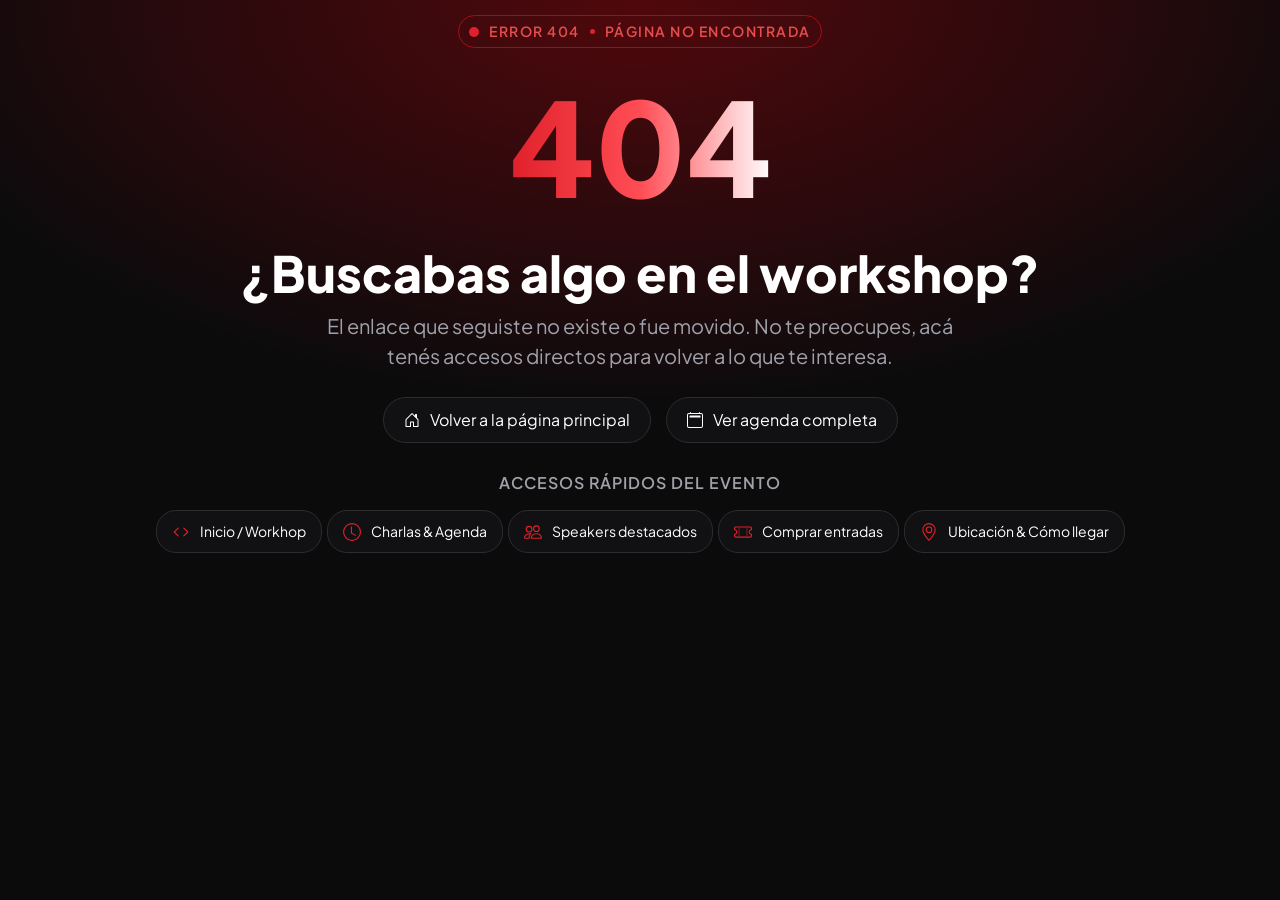
<file: pages/error404.html>
<!doctype html>
<html lang="en">
  <head>
    <meta charset="UTF-8" />
    <meta name="viewport" content="width=device-width, initial-scale=1.0" />
    <meta name="viewport" content="width=device-width, initial-scale=1" />
    <link
      href="https://fonts.googleapis.com/css2?family=Plus+Jakarta+Sans:ital,wght@0,40
0;0,600;0,800;1,300&display=swap"
      rel="stylesheet"
    />
    <link
      href="https://cdn.jsdelivr.net/npm/bootstrap@5.3.3/dist/css/bootstrap.min.css"
      rel="stylesheet"
    />
    <link rel="preconnect" href="https://fonts.googleapis.com" />
    <link rel="preconnect" href="https://fonts.gstatic.com" crossorigin />
    <link
      href="https://fonts.googleapis.com/css2?family=Plus+Jakarta+Sans:ital,wght@0,200..800;1,200..800&display=swap"
      rel="stylesheet"
    />
    <link href="/css/error404.css" rel="stylesheet" />
    <title>Workshop Rolling Code</title>
    <link rel="icon" type="LogRolling" href="/img/LogShortWhite.png" />
  </head>
  <body>

    <main>
      <section class="containerError">
        <div class="upError">
          <div class="pageNotFound">
            <svg
              xmlns="http://www.w3.org/2000/svg"
              width="16"
              height="16"
              fill="currentColor"
              class="bi bi-circle-fill circle1"
              viewBox="0 0 16 16"
            >
              <circle cx="8" cy="8" r="8" />
            </svg>
            <span>ERROR 404</span>
            <svg
              xmlns="http://www.w3.org/2000/svg"
              width="16"
              height="16"
              fill="currentColor"
              class="bi bi-circle-fill circle2"
              viewBox="0 0 16 16"
            >
              <circle cx="8" cy="8" r="8" />
            </svg>
            <span>PÁGINA NO ENCONTRADA</span>
          </div>
          <span class="title404">404</span>
          <h1 class="subtitle404">¿Buscabas algo en el workshop?</h1>
          <p class="paragraph404">
            El enlace que seguiste no existe o fue movido. No te preocupes, acá <br> tenés accesos directos para volver a lo que te interesa.</p>
          <div class="centerError">
            <a href="/index.html">
            <button class="leftButton">
              <svg
                xmlns="http://www.w3.org/2000/svg"
                width="16"
                height="16"
                fill="currentColor"
                class="bi bi-house-door"
                viewBox="0 0 16 16"
              >
                <path
                  d="M8.354 1.146a.5.5 0 0 0-.708 0l-6 6A.5.5 0 0 0 1.5 7.5v7a.5.5 0 0 0 .5.5h4.5a.5.5 0 0 0 .5-.5v-4h2v4a.5.5 0 0 0 .5.5H14a.5.5 0 0 0 .5-.5v-7a.5.5 0 0 0-.146-.354L13 5.793V2.5a.5.5 0 0 0-.5-.5h-1a.5.5 0 0 0-.5.5v1.293zM2.5 14V7.707l5.5-5.5 5.5 5.5V14H10v-4a.5.5 0 0 0-.5-.5h-3a.5.5 0 0 0-.5.5v4z"/></svg><span>Volver a la página principal</span>
            </button></a>

            <a href="/index.html">
            <button class="rightButton">
              <svg
                xmlns="http://www.w3.org/2000/svg"
                width="16"
                height="16"
                fill="currentColor"
                class="bi bi-calendar2"
                viewBox="0 0 16 16"
              >
                <path
                  d="M3.5 0a.5.5 0 0 1 .5.5V1h8V.5a.5.5 0 0 1 1 0V1h1a2 2 0 0 1 2 2v11a2 2 0 0 1-2 2H2a2 2 0 0 1-2-2V3a2 2 0 0 1 2-2h1V.5a.5.5 0 0 1 .5-.5M2 2a1 1 0 0 0-1 1v11a1 1 0 0 0 1 1h12a1 1 0 0 0 1-1V3a1 1 0 0 0-1-1z"
                />
                <path
                  d="M2.5 4a.5.5 0 0 1 .5-.5h10a.5.5 0 0 1 .5.5v1a.5.5 0 0 1-.5.5H3a.5.5 0 0 1-.5-.5z"/></svg><span>Ver agenda completa</span>
            </button></a>
          </div>
          <h3 class="titleFastAccess">ACCESOS RÁPIDOS DEL EVENTO</h3>
          <div class="fastAccess">
            <a href="/index.html">
            <button>
              <svg
                xmlns="http://www.w3.org/2000/svg"
                width="16"
                height="16"
                fill="currentColor"
                class="bi bi-code"
                viewBox="0 0 16 16"
              >
                <path
                  d="M5.854 4.854a.5.5 0 1 0-.708-.708l-3.5 3.5a.5.5 0 0 0 0 .708l3.5 3.5a.5.5 0 0 0 .708-.708L2.707 8zm4.292 0a.5.5 0 0 1 .708-.708l3.5 3.5a.5.5 0 0 1 0 .708l-3.5 3.5a.5.5 0 0 1-.708-.708L13.293 8z"/></svg><span>Inicio / Workhop</span>
            </button></a>
            <a href="/index.html">
            <button>
              <svg
                xmlns="http://www.w3.org/2000/svg"
                width="16"
                height="16"
                fill="currentColor"
                class="bi bi-clock"
                viewBox="0 0 16 16"
              >
                <path
                  d="M8 3.5a.5.5 0 0 0-1 0V9a.5.5 0 0 0 .252.434l3.5 2a.5.5 0 0 0 .496-.868L8 8.71z"
                />
                <path
                  d="M8 16A8 8 0 1 0 8 0a8 8 0 0 0 0 16m7-8A7 7 0 1 1 1 8a7 7 0 0 1 14 0"/></svg><span>Charlas & Agenda</span>
            </button></a>
            <a href="/index.html">
            <button>
              <svg
                xmlns="http://www.w3.org/2000/svg"
                width="16"
                height="16"
                fill="currentColor"
                class="bi bi-people"
                viewBox="0 0 16 16"
              >
                <path
                  d="M15 14s1 0 1-1-1-4-5-4-5 3-5 4 1 1 1 1zm-7.978-1L7 12.996c.001-.264.167-1.03.76-1.72C8.312 10.629 9.282 10 11 10c1.717 0 2.687.63 3.24 1.276.593.69.758 1.457.76 1.72l-.008.002-.014.002zM11 7a2 2 0 1 0 0-4 2 2 0 0 0 0 4m3-2a3 3 0 1 1-6 0 3 3 0 0 1 6 0M6.936 9.28a6 6 0 0 0-1.23-.247A7 7 0 0 0 5 9c-4 0-5 3-5 4q0 1 1 1h4.216A2.24 2.24 0 0 1 5 13c0-1.01.377-2.042 1.09-2.904.243-.294.526-.569.846-.816M4.92 10A5.5 5.5 0 0 0 4 13H1c0-.26.164-1.03.76-1.724.545-.636 1.492-1.256 3.16-1.275ZM1.5 5.5a3 3 0 1 1 6 0 3 3 0 0 1-6 0m3-2a2 2 0 1 0 0 4 2 2 0 0 0 0-4"/></svg><span>Speakers destacados</span>
            </button></a>
            <a href="/index.html">
            <button>
              <svg
                xmlns="http://www.w3.org/2000/svg"
                width="16"
                height="16"
                fill="currentColor"
                class="bi bi-ticket-perforated"
                viewBox="0 0 16 16"
              >
                <path
                  d="M4 4.85v.9h1v-.9zm7 0v.9h1v-.9zm-7 1.8v.9h1v-.9zm7 0v.9h1v-.9zm-7 1.8v.9h1v-.9zm7 0v.9h1v-.9zm-7 1.8v.9h1v-.9zm7 0v.9h1v-.9z"
                />
                <path
                  d="M1.5 3A1.5 1.5 0 0 0 0 4.5V6a.5.5 0 0 0 .5.5 1.5 1.5 0 1 1 0 3 .5.5 0 0 0-.5.5v1.5A1.5 1.5 0 0 0 1.5 13h13a1.5 1.5 0 0 0 1.5-1.5V10a.5.5 0 0 0-.5-.5 1.5 1.5 0 0 1 0-3A.5.5 0 0 0 16 6V4.5A1.5 1.5 0 0 0 14.5 3zM1 4.5a.5.5 0 0 1 .5-.5h13a.5.5 0 0 1 .5.5v1.05a2.5 2.5 0 0 0 0 4.9v1.05a.5.5 0 0 1-.5.5h-13a.5.5 0 0 1-.5-.5v-1.05a2.5 2.5 0 0 0 0-4.9z"/></svg><span>Comprar entradas</span>
            </button></a>
            <a href="/index.html">
            <button>
              <svg
                xmlns="http://www.w3.org/2000/svg"
                width="16"
                height="16"
                fill="currentColor"
                class="bi bi-geo-alt"
                viewBox="0 0 16 16"
              >
                <path
                  d="M12.166 8.94c-.524 1.062-1.234 2.12-1.96 3.07A32 32 0 0 1 8 14.58a32 32 0 0 1-2.206-2.57c-.726-.95-1.436-2.008-1.96-3.07C3.304 7.867 3 6.862 3 6a5 5 0 0 1 10 0c0 .862-.305 1.867-.834 2.94M8 16s6-5.686 6-10A6 6 0 0 0 2 6c0 4.314 6 10 6 10"
                />
                <path
                  d="M8 8a2 2 0 1 1 0-4 2 2 0 0 1 0 4m0 1a3 3 0 1 0 0-6 3 3 0 0 0 0 6"/></svg><span>Ubicación & Cómo llegar</span>
            </button></a>
          </div>
        </div>

      </section>
    </main>

    <!-- INICIO FOOTER -->
    <footer></footer>
    <!-- FIN FOOTER -->

    <script src="https://cdn.jsdelivr.net/npm/bootstrap@5.3.3/dist/js/bootstrap.bundle.min.
js"></script>
  </body>
</html>
</file>
<file: css/styles.css>
:root {
  --rc-red: #e0202a;
  --rc-red-dark: #a50d14;
  --rc-red-deep: #6e070c;
  --rc-black: #0b0b0c;
  --rc-surface: #111113;
  --rc-surface-2: #26262a;
  --rc-border: #2c2c31;
  --rc-white: #ffffff;
  --rc-rosaclaro: #ffe9ea;
  --rc-text-soft: #d4d4d8;
  --rc-text-mute: #a1a1aa;
  --rc-gradient: linear-gradient(160deg, #e0202a 0%, #a50d14 55%, #6e070c 100%);
  /* Así le decís a Bootstrap que use tus colores */
  --bs-body-bg: var(--rc-black);
  --bs-body-color: var(--rc-white);
  --bs-body-font-family: "Plus Jakarta Sans", system-ui, sans-serif;
}

body {
  margin: 0;
  padding: 0;
  box-sizing: border-box;
}
.navbar {
  padding: 20px 70px 20px 70px;
  border-bottom: 0.5px solid var(--rc-border);
}
.navbar img {
  width: 150px;
  height: 40px;
}
.navbar .navbar-nav {
  gap: 20px;
}
.navbar .nav-link {
  --bs-body-font-family: "Plus Jakarta Sans", system-ui, sans-serif;
  font-size: 16px;
  font-weight: 600;
  color: var(--rc-white);
  padding: 10px 20px 20px 50px;
}
.navbar .nav-link.active {
  color: var(--rc-white);
}
.navbar .nav-link2 {
  padding: 10px 20px;
  font-size: small;
  color: var(--rc-rosaclaro);
  text-decoration: none;
  border-radius: 20px;
  background-color: var(--rc-red);
  font-size: 14px;
}
/* INICIO SECCION AGENDA */

.sectionAgenda {
  padding: 96px;
  display: flex;
  gap: 100px;
    & .agendaLeft {
      width: 40%;
      span {
        font-size: 16px;
        font-weight: 600;
        color: var(--rc-red);
        letter-spacing: 2px;
      }
      h2 {
        font-size: 56px;
        font-weight: 800;
        line-height: 1.05;
        letter-spacing: -1px;
      }
      p {
        font-size: 18px;
        font-weight: 400;
        line-height: 1.55;
        color: var(--rc-text-soft);
      }
    }
    & .agendaRight {
      width: 60%;
      display: flex;
      flex-direction: column;
      gap: 20px;
      .conteinerLine {
        border-top: 1px solid var(--rc-border);
        display: flex;
        gap: 50px;
        padding-top: 15px;
      }
      .conteinerLineEnd {
        border-top: 1px solid var(--rc-border);
        border-bottom: 1px solid var(--rc-border);
        display: flex;
        gap: 50px;
        padding-top: 15px;
        padding-bottom: 15px;
      }
      .horarioCharla {
        font-variant-numeric: tabular-nums;
        text-align: left;
        font-size: 24px;
        font-weight: 800;
        color: var(--rc-red);
      }
      .temaCharla {
        display: flex;
        flex-direction: column;
        font-size: 22px;
        font-weight: 600;
        & span:nth-child(2) {
          font-size: 14px;
          font-weight: 400;
          color: var(--rc-text-soft);
        }
      }
    }
}


/* FIN SECCION AGENDA */

.partners {
  max-width: 1100px;
  margin: 0 auto;
  display: flex;
  flex-direction: column;
  gap: 48px;
  padding-bottom: 56px;
}

/* ---------- Colores de texto reutilizables ---------- */
.red    { color: #ef4444; }
.orange { color: #f97316; }
.yellow { color: #facc15; }
.gold   { color: #f5a623; }
.bronze { color: #f08a24; }

/* ---------- Encabezado de cada nivel ---------- */
.tier-header {
  display: flex;
  align-items: center;
  gap: 12px;
  margin-bottom: 20px;
}

.tier-icon {
  width: 32px;
  height: 32px;
  border-radius: 8px;
  border: 1px solid #3a3a3f;
  background: #18181b;
  display: flex;
  justify-content: center;
  align-items: center;
  font-size: 14px;
}

.tier-title-row {
  display: flex;
  align-items: center;
  gap: 10px;
}

.tier-title {
  font-size: 15px;
  letter-spacing: 1px;
}

.tier-badge {
  font-size: 10px;
  font-weight: bold;
  padding: 3px 8px;
  border-radius: 6px;
  border: 1px solid;
}

.badge-red {
  color: #ef4444;
  border-color: #7f2a2a;
  background: rgba(239, 68, 68, 0.12);
}

.badge-gold {
  color: #f5a623;
  border-color: #6b4a12;
  background: rgba(245, 166, 35, 0.12);
}

.badge-bronze {
  color: #f08a24;
  border-color: #6b3e12;
  background: rgba(240, 138, 36, 0.12);
}

.tier-subtitle {
  font-size: 12px;
  color: #8b8b93;
  margin-top: 4px;
}

/* ---------- Caja del logo (se usa en las 3 secciones) ---------- */
.logo-box {
  width: 80px;
  height: 80px;
  border-radius: 18px;
  background: #16161a;
  border: 1px solid #2a2a30;
  display: flex;
  justify-content: center;
  align-items: center;
  font-size: 38px;
}

/* Colores de cada ícono */
.icon-google       { color: #ea4335; }
.icon-aws          { color: #ff9900; }
.icon-ml           { color: #ffe600; }
.icon-microsoft    { color: #00a4ef; }
.icon-white        { color: #ffffff; }
.icon-auth0        { color: #eb5424; }
.icon-supabase     { color: #3ecf8e; }
.icon-digitalocean { color: #0080ff; }
.icon-cloudflare   { color: #f38020; }
.icon-mongodb      { color: #47a248; }
.icon-docker       { color: #2496ed; }
.icon-stripe       { color: #635bff; }
.icon-postman      { color: #ff6c37; }

/* ================= MAIN PARTNERS ================= */
.main-cards {
  display: flex;
  gap: 20px;
}

.main-card {
  flex: 1;
  background: linear-gradient(180deg, #1a1a1d, #0f0f11);
  border: 2px solid;
  border-radius: 24px;
  padding: 20px 22px;
  display: flex;
  flex-direction: column;
  align-items: center;
  text-align: center;
  gap: 14px;
}

.card-red {
  border-color: #e5484d;
  box-shadow: 0 0 25px rgba(229, 72, 77, 0.15);
}

.card-orange {
  border-color: #d9742b;
  box-shadow: 0 0 25px rgba(217, 116, 43, 0.12);
}

.card-yellow {
  border-color: #f5c518;
  box-shadow: 0 0 25px rgba(245, 197, 24, 0.18);
}

.card-top {
  width: 100%;
  display: flex;
  justify-content: space-between;
  align-items: center;
}

.tag {
  font-size: 9px;
  font-weight: bold;
  letter-spacing: 0.5px;
  padding: 5px 10px;
  border-radius: 20px;
  border: 1px solid;
}

.tag-red {
  color: #ef4444;
  border-color: #7f2a2a;
  background: rgba(239, 68, 68, 0.12);
}

.tag-orange {
  color: #f97316;
  border-color: #7a3a12;
  background: rgba(249, 115, 22, 0.12);
}

.tag-yellow {
  color: #facc15;
  border-color: #7a6410;
  background: rgba(250, 204, 21, 0.12);
}

.arrow-btn {
  width: 30px;
  height: 30px;
  border-radius: 50%;
  border: 1px solid #3a3a3f;
  background: #1c1c20;
  color: #9a9aa2;
  text-decoration: none;
  font-size: 14px;
  display: flex;
  justify-content: center;
  align-items: center;
}

.main-card .logo-box {
  margin: 14px 0 6px;
}

.main-card h3 {
  font-size: 24px;
}

.main-card p {
  font-size: 12px;
  color: #8b8b93;
  line-height: 1.5;
}

.card-footer {
  width: 100%;
  display: flex;
  justify-content: space-between;
  align-items: center;
  margin-top: auto;
  padding-top: 14px;
  font-size: 11px;
}

.footer-left {
  color: #8b8b93;
}

.footer-right {
  font-weight: bold;
  font-family: monospace;
}

/* ================= GOLD TIER ================= */
.gold-cards {
  display: flex;
  gap: 16px;
}

.gold-card {
  flex: 1;
  background: #121214;
  border: 1px solid #3a2f1a;
  border-radius: 16px;
  padding: 20px 12px;
  display: flex;
  flex-direction: column;
  align-items: center;
  text-align: center;
  gap: 6px;
}

.gold-card .logo-box {
  width: 48px;
  height: 48px;
  border-radius: 12px;
  font-size: 22px;
  margin-bottom: 6px;
}

.gold-card h4 {
  font-size: 14px;
}

.gold-card p {
  font-size: 11px;
  color: #8b8b93;
}

.pill {
  font-size: 10px;
  padding: 3px 10px;
  border-radius: 12px;
  border: 1px solid;
  margin-top: 6px;
}

.pill-orange {
  color: #f59e0b;
  border-color: #6b4a12;
  background: rgba(245, 158, 11, 0.1);
}

.pill-green {
  color: #84cc16;
  border-color: #3a5214;
  background: rgba(132, 204, 22, 0.1);
}

/* ================= BRONZE TIER ================= */
.bronze-cards {
  display: flex;
  gap: 12px;
}

.bronze-card {
  flex: 1;
  background: #121214;
  border: 1px solid #2a2a30;
  border-radius: 14px;
  padding: 14px 8px;
  display: flex;
  flex-direction: column;
  align-items: center;
  text-align: center;
  gap: 4px;
}

.bronze-card .logo-box {
  width: 36px;
  height: 36px;
  border-radius: 10px;
  font-size: 16px;
  margin-bottom: 6px;
}

.bronze-card h5 {
  font-size: 12px;
}

.bronze-card p {
  font-size: 10px;
  color: #8b8b93;
}

/* ================= RESPONSIVE ================= */
@media (max-width: 900px) {
  .main-cards {
    flex-direction: column;
  }

  .gold-cards,
  .bronze-cards {
    flex-wrap: wrap;
  }

  .gold-card {
    flex: 1 1 40%;
  }

  .bronze-card {
    flex: 1 1 28%;
  }
}
.workshop-container {
  display: block;
  width: 100%;
  max-width: 1200px;
  margin: 48px auto 20px;
  padding: 0;
  background-color: transparent;
}

/* =====================================
   BLOQUE ROJO PRINCIPAL
   PANTALLA 1440 PX: ANCHO 1312 PX
===================================== */

.workshop-hero {
  width: calc(100% + 112px);
  margin-left: -56px;
  padding: 32px;
  background: var(--rc-gradient);
  border-radius: 40px;
}

/* COLUMNAS BOOTSTRAP */

.workshop-hero .row {
  --bs-gutter-x: 24px;
  margin-right: 0;
  margin-left: 0;
}

/* =====================================
   COLUMNA IZQUIERDA
===================================== */

.hero-content {
  min-width: 0;
  padding-right: 12px;
  padding-left: 12px;
}

.eyebrow {
  margin: 0 0 12px;
  color: var(--rc-white);
  font-size: 15px;
  line-height: 1.4;
  white-space: nowrap;
}

.eyebrow span {
  font-style: italic;
  font-weight: 400;
}

.eyebrow strong {
  font-weight: 800;
}

/* TÍTULO PRINCIPAL */

.workshop-hero h1 {
  margin: 0 0 13px;
  color: var(--rc-white);
  font-size: 48px;
  line-height: 0.99;
  letter-spacing: -2px;
  font-weight: 800;
  white-space: nowrap;
}

.workshop-hero h1 span {
  color: var(--rc-black);
}

/* DESCRIPCIÓN */

.hero-description {
  width: 100%;
  max-width: 390px;
  margin: 0 0 19px;
  color: var(--rc-white);
  font-size: 13px;
  line-height: 1.5;
}

/* =====================================
   BOTONES PRINCIPALES
===================================== */

.hero-buttons {
  display: flex;
  align-items: center;
  gap: 10px;
  flex-wrap: wrap;
}

.btn-buy,
.btn-outline {
  display: inline-flex;
  align-items: center;
  justify-content: center;
  min-height: 52px;
  padding: 0 20px;
  border-radius: 999px;
  font-size: 11px;
  font-weight: 800;
  text-decoration: none;
  white-space: nowrap;
  transition:
    background-color 0.2s ease,
    color 0.2s ease,
    border-color 0.2s ease;
}

.btn-buy {
  color: var(--rc-white);
  background-color: var(--rc-black);
  border: 2px solid var(--rc-black);
}

.btn-buy:hover {
  color: var(--rc-white);
  background-color: var(--rc-surface-2);
  border-color: var(--rc-surface-2);
}

.btn-outline {
  color: var(--rc-white);
  background-color: transparent;
  border: 2px solid var(--rc-white);
}

.btn-outline:hover {
  color: var(--rc-red-dark);
  background-color: var(--rc-white);
  border-color: var(--rc-white);
}

/* =====================================
   COLUMNA DERECHA
===================================== */

.event-column {
  min-width: 0;
  padding-right: 12px;
  padding-left: 12px;
}

/* =====================================
   TARJETA NEGRA DEL EVENTO
===================================== */

.event-card {
  width: 100%;
  padding: 24px;
  color: var(--rc-white);
  background-color: var(--rc-black);
  border: 1px solid rgba(255, 255, 255, 0.05);
  border-radius: 32px;
}

/* FILAS DE FECHA, UBICACIÓN Y ENTRADAS */

.event-item {
  display: flex;
  align-items: center;
  gap: 13px;
  padding-bottom: 13px;
  margin-bottom: 13px;
  border-bottom: 1px solid var(--rc-border);
}

/* ICONOS SVG */

.event-icon {
  display: block;
  flex: 0 0 22px;
  width: 22px;
  height: 22px;
  color: var(--rc-red);
}

/* INFORMACIÓN DEL EVENTO */

.event-info {
  min-width: 0;
}

.event-item h2,
.event-item h3,
.event-item p {
  margin: 0;
}

/* FECHA */

.event-item h2 {
  color: var(--rc-white);
  font-size: 16px;
  line-height: 1.2;
  font-weight: 800;
}

/* HORA */

.event-item .event-time {
  margin-top: 2px;
  color: var(--rc-text-soft);
  font-size: 23px;
  line-height: 1.1;
  font-weight: 400;
}

/* UBICACIÓN Y PRECIO */

.event-item h3 {
  color: var(--rc-white);
  font-size: 12px;
  line-height: 1.35;
  font-weight: 800;
  overflow-wrap: anywhere;
}

.event-item p:not(.event-time) {
  margin-top: 2px;
  color: var(--rc-text-mute);
  font-size: 10px;
  line-height: 1.4;
}

/* FILA DE ENTRADAS */

.event-item.event-ticket {
  padding-bottom: 0;
  margin-bottom: 13px;
  border-bottom: none;
}

/* =====================================
   ETIQUETAS DE MODALIDAD
===================================== */

.event-tags {
  display: flex;
  align-items: center;
  gap: 6px;
  flex-wrap: wrap;
}

.event-tags span {
  display: inline-flex;
  align-items: center;
  justify-content: center;
  padding: 5px 9px;
  color: var(--rc-text-soft);
  background-color: transparent;
  border: 1px solid var(--rc-border);
  border-radius: 999px;
  font-size: 8px;
  line-height: 1.2;
  font-weight: 700;
}

.event-tags .tag-limited {
  color: var(--rc-white);
  background-color: var(--rc-red);
  border-color: var(--rc-red);
}

/* =====================================
   ESTADÍSTICAS INFERIORES
===================================== */

.stats-section {
  display: grid;
  grid-template-columns: repeat(4, minmax(0, 1fr));
  gap: 24px;
  margin: 24px 0 0;
  padding: 24px;
  color: var(--rc-white);
  background-color: var(--rc-surface);
  border: 1px solid var(--rc-border);
  border-radius: 28px;
}

.stat {
  min-width: 0;
}

.stat h2 {
  margin: 0 0 3px;
  color: var(--rc-red);
  font-size: 24px;
  line-height: 1.1;
  font-weight: 800;
}

.stat p {
  margin: 0;
  color: var(--rc-text-mute);
  font-size: 10px;
  line-height: 1.5;
}

/* =====================================
   RESPONSIVE - TABLETS
===================================== */

@media (max-width: 1247px) {
  .workshop-container {
    width: calc(100% - 48px);
    max-width: 1200px;
    margin: 48px auto 20px;
  }

  .workshop-hero {
    width: calc(100% + 48px);
    margin-left: -24px;
  }

  .sectionAgenda,
  .sectionPrecios,
  .sectionPagos,
  .sectionUbicacion {
    width: calc(100% - 48px);
  }
}

@media (max-width: 991.98px) {
  .workshop-container {
    margin-top: 40px;
  }

  .workshop-hero {
    padding: 24px;
  }

  .workshop-hero h1 {
    font-size: 36px;
    white-space: normal;
  }

  .hero-content {
    padding-right: 8px;
    padding-left: 8px;
  }

  .event-column {
    padding-right: 8px;
    padding-left: 8px;
  }

  .event-card {
    padding: 18px;
  }

  .event-item {
    gap: 9px;
  }

  .event-item .event-time {
    font-size: 21px;
  }

  .event-item h3 {
    font-size: 11px;
  }

  .event-tags {
    gap: 5px;
  }

  .event-tags span {
    padding: 5px 7px;
    font-size: 8px;
  }

  .stats-section {
    grid-template-columns: repeat(2, minmax(0, 1fr));
  }

  .sectionAgenda {
    gap: 24px;
    margin-top: 80px;
    margin-bottom: 80px;
  }

  .agendaLeft {
    flex-basis: 35%;
  }

  .agendaLeft h2 {
    font-size: 29px;
  }
}

/* =====================================
   RESPONSIVE - CELULARES
===================================== */

@media (max-width: 767.98px) {
  .workshop-container {
    width: calc(100% - 48px);
    margin: 32px auto 20px;
  }

  /* MÁRGENES LATERALES DE 24 PX */

  .workshop-hero {
    width: 100%;
    margin-left: 0;
    padding: 24px;
    border-radius: 32px;
  }

  .workshop-hero .row {
    --bs-gutter-x: 0;
  }

  /* APILAR LAS COLUMNAS */

  .workshop-hero .hero-content,
  .workshop-hero .event-column {
    width: 100%;
    padding-right: 0;
    padding-left: 0;
  }

  .hero-content {
    margin-bottom: 24px;
  }

  .eyebrow {
    font-size: 12px;
    white-space: normal;
  }

  .workshop-hero h1 {
    font-size: clamp(30px, 8vw, 40px);
    line-height: 1;
    letter-spacing: -1px;
    white-space: normal;
  }

  .hero-description {
    max-width: 100%;
    font-size: 13px;
  }

  .hero-buttons {
    gap: 8px;
  }

  .btn-buy,
  .btn-outline {
    min-height: 52px;
    padding: 0 16px;
    font-size: 10px;
  }

  .event-card {
    padding: 20px;
    border-radius: 28px;
  }

  .event-item {
    gap: 10px;
  }

  .event-item .event-time {
    font-size: 21px;
  }

  .event-item h3 {
    font-size: 11px;
  }

  .event-item p:not(.event-time) {
    font-size: 10px;
  }

  .event-tags {
    gap: 6px;
  }

  .event-tags span {
    padding: 6px 9px;
    font-size: 8px;
  }

  /* ESTADÍSTICAS */

  .stats-section {
    grid-template-columns: repeat(2, minmax(0, 1fr));
    gap: 20px 16px;
    margin-top: 24px;
    padding: 20px;
    border-radius: 28px;
  }

  .stat h2 {
    font-size: 22px;
  }

  .stat p {
    font-size: 10px;
  }
}

/* =========================================
   NOTEBOOKS Y TABLETS GRANDES
========================================= */

@media (max-width: 1200px) {
  .sectionAgenda {
    padding: 72px 48px;
    gap: 48px;
  }

  .sectionAgenda .agendaLeft {
    width: 38%;
  }

  .sectionAgenda .agendaLeft h2 {
    font-size: 44px;
  }

  .sectionAgenda .agendaLeft p {
    font-size: 16px;
  }

  .sectionAgenda .agendaRight {
    width: 62%;
    gap: 16px;
  }

  .sectionAgenda .agendaRight .conteinerLine,
  .sectionAgenda .agendaRight .conteinerLineEnd {
    gap: 28px;
  }

  .sectionAgenda .agendaRight .horarioCharla {
    font-size: 21px;
  }

  .sectionAgenda .agendaRight .temaCharla {
    font-size: 18px;
  }
}

/* =========================================
   TABLETS
========================================= */

@media (max-width: 900px) {
  .sectionAgenda {
    padding: 56px 32px;
    flex-direction: column;
    gap: 36px;
  }

  .sectionAgenda .agendaLeft,
  .sectionAgenda .agendaRight {
    width: 100%;
  }

  .sectionAgenda .agendaLeft h2 {
    font-size: 42px;
  }

  .sectionAgenda .agendaLeft p {
    font-size: 16px;
  }

  .sectionAgenda .agendaRight {
    gap: 16px;
  }

  .sectionAgenda .agendaRight .conteinerLine,
  .sectionAgenda .agendaRight .conteinerLineEnd {
    gap: 28px;
    padding-top: 14px;
  }

  .sectionAgenda .agendaRight .conteinerLineEnd {
    padding-bottom: 14px;
  }

  .sectionAgenda .agendaRight .horarioCharla {
    font-size: 20px;
    min-width: 65px;
  }

  .sectionAgenda .agendaRight .temaCharla {
    font-size: 18px;
  }

  .sectionAgenda .agendaRight .temaCharla span:nth-child(2) {
    font-size: 13px;
  }
}

/* =========================================
   CELULARES
========================================= */

@media (max-width: 600px) {
  .sectionAgenda {
    padding: 44px 20px;
    gap: 28px;
  }

  .sectionAgenda .agendaLeft span {
    font-size: 13px;
    letter-spacing: 1.5px;
  }

  .sectionAgenda .agendaLeft h2 {
    font-size: clamp(30px, 8vw, 38px);
    line-height: 1.1;
    letter-spacing: -0.5px;
    margin-bottom: 4px;
  }

  .sectionAgenda .agendaLeft p {
    font-size: 14px;
    line-height: 1.5;
    margin-top: 14px;
  }

  .sectionAgenda .agendaLeft p br {
    display: none;
  }

  .sectionAgenda .agendaRight {
    gap: 12px;
  }

  .sectionAgenda .agendaRight .conteinerLine,
  .sectionAgenda .agendaRight .conteinerLineEnd {
    gap: 16px;
    padding-top: 12px;
  }

  .sectionAgenda .agendaRight .conteinerLineEnd {
    padding-bottom: 12px;
  }

  .sectionAgenda .agendaRight .horarioCharla {
    font-size: 17px;
    min-width: 52px;
  }

  .sectionAgenda .agendaRight .temaCharla {
    min-width: 0;
    font-size: 15px;
    line-height: 1.4;
    overflow-wrap: anywhere;
  }

  .sectionAgenda .agendaRight .temaCharla span:nth-child(2) {
    font-size: 12px;
    margin-top: 3px;
  }
}

/* =========================================
   CELULARES MUY ANGOSTOS
========================================= */

@media (max-width: 360px) {
  .sectionAgenda {
    padding: 36px 14px;
    gap: 24px;
  }

  .sectionAgenda .agendaLeft h2 {
    font-size: 29px;
  }

  .sectionAgenda .agendaRight .conteinerLine,
  .sectionAgenda .agendaRight .conteinerLineEnd {
    gap: 10px;
  }

  .sectionAgenda .agendaRight .horarioCharla {
    font-size: 15px;
    min-width: 46px;
  }

  .sectionAgenda .agendaRight .temaCharla {
    font-size: 14px;
  }

  .sectionAgenda .agendaRight .temaCharla span:nth-child(2) {
    font-size: 11px;
  }
}


/* FIN SECCION AGENDA */


/* INICIO SECCION PASARELA DE PAGOS */
.sectionPay{
  padding-bottom: 96px;
}
.containerPay {
  width: 1312px;
  background: linear-gradient(160deg, #e0202a 0%, #a50d14 55%, #6e070c 100%);
  margin-inline: auto;
  padding: 56px;
  border-radius: 40px;
  display: flex;
  flex-direction: column;
  gap: 30px;
  & .secureBuy {
    display: flex;
    justify-content: space-between;
    & div:first-child {
      display: flex;
      flex-direction: column;
      gap: 10px;
      span {
        font-size: 18px;
        font-weight: 800;
        letter-spacing: 1.55px;
      }
      h2 {
        font-size: 64px;
        font-weight: 800;
        line-height: 1.03;
        letter-spacing: -1px;
      }
    }
    & div:last-child {
      display: flex;
      align-items: end;
      gap: 10px;
      & button {
        border-radius: 999px;
        padding: 5px 15px 5px 15px;
        background-color: transparent;
        color: white;
        border: 1px solid var(--rc-white);
        font-size: 16px;
        font-weight: 800;
        &:hover {
          background-color: var(--rc-black);
        }
      }
    }
  }
  & .downPay {
    display: flex;
    gap: 24px;
    & .Entry {
      width: 60%;
      padding: 30px;
      background-color: var(--rc-white);
      color: var(--rc-black);
      border-radius: 28px;
      display: flex;
      flex-direction: column;
      gap: 10px;
      & h3 {
        font-size: 25px;
        font-weight: 800;
      }
      & .option {
        display: flex;
        flex-direction: column;
        gap: 10px;
        & .optionEntry {
          display: flex;
          border: 1px solid var(--rc-black);
          border-radius: 20px;
          border: 2px solid var(--rc-text-soft);
          padding: 12px;
          justify-content: space-between;
          align-items: center;
          & div:first-child {
            display: flex;
            flex-direction: column;
            & .titleOption {
              font-size: 18px;
              font-weight: 800;
            }
            & .descriptionOption {
              font-size: 14px;
              font-weight: 400;
              color: var(--rc-text-mute);
            }
          }
          & div:last-child {
            .priceOption {
              font-size: 20px;
              font-weight: 800;
            }
          }
          cursor: pointer;
  user-select: none;
          &:hover,
          &.activa {
            background-color: var(--rc-black);
            & .titleOption,
            & .priceOption {
              color: var(--rc-white);
            }
          }

          &.activa {
            border-color: var(--rc-red);
          }
        }
        }
      }
      & .cantEntry {
        display: flex;
        justify-content: space-between;
        padding: 5px 0 5px 0;
        & div:first-child {
          font-size: 16px;
          font-weight: 800;
          display: flex;
          align-items: center;
        }
        & div:last-child {
          display: flex;
          gap: 20px;
          align-items: center;
          & button {
            width: 40px;
            height: 40px;
            border-radius: 50%;
            background-color: transparent;
            color: var(--rc-black);
            border: 1px solid var(--rc-text-mute);
            display: flex;
            align-items: center;
            justify-content: center;
            & span {
              font-size: 22px;
              font-weight: 800;
            }
          }
          & span {
            font-size: 22px;
            font-weight: 800;
          }
        }
      }
      & .continueEntry {
        background-color: var(--rc-black);
        color: var(--rc-white);
        height: 60px;
        border-radius: 999px;
        font-size: 18px;
        font-weight: 800;
        border: none;
      }
      .spanEntry {
        padding-top: 10px;
        font-size: 14px;
        font-weight: 400;
        color: var(--rc-text-mute);
        display: flex;
        align-items: center;
      }
    }
    & .Order {
      width: 40%;
      height: 50%;
      padding: 30px;
      background-color: var(--rc-black);
      border-radius: 28px;
      & .upOrder {
        & div:first-child {
          color: var(--rc-red);
          font-size: 14px;
          font-weight: 600;
          letter-spacing: 1.55px;
          padding-bottom: 10px;
        }
        & div:last-child {
          h3 {
            font-size: 22px;
            font-weight: 800;
          }
          p {
            font-size: 14px;
            font-weight: 400;
            color: var(--rc-text-mute);
          }
        }
      }
      & .centerOrder {
        border-top: 1px solid var(--rc-border);
        border-bottom: 1px solid var(--rc-border);
        padding: 20px 0 20px 0;
        display: flex;
        flex-direction: column;
        gap: 20px;
        & div {
          display: flex;
          justify-content: space-between;
          font-size: 16px;
          font-weight: 400;
          letter-spacing: -0.5px;
        }
        & .serviceCharge {
          color: var(--rc-text-mute);
        }
      }
      & .downOrder {
        display: flex;
        flex-direction: column;
        gap: 15px;
        & div:first-child {
          padding-top: 10px;
          display: flex;
          justify-content: space-between;
          & .totalDownOrder {
            font-size: 18px;
            font-weight: 800;
            display: flex;
            align-items: end;
          }
          & .priceDownOrder {
            font-size: 30px;
            font-weight: 800;
          }
        }
        & div:last-child {
          display: flex;
          gap: 10px;
          font-size: 14px;
          font-weight: 400;
          color: var(--rc-text-mute);
          align-items: center;
          svg {
            color: var(--rc-red);
            width: 18px;
            height: 18px;
          }
        }
      }
    }
  }
}
/* FIN SECCIÓN PASARELA DE PAGOS */

@media (max-width: 1200px) {
  .sectionPay {
    padding-inline: 20px;
  }

  .containerPay {
    padding: 40px;
    border-radius: 32px;
  }

  .containerPay .secureBuy {
    align-items: flex-start;
    flex-direction: column;
    gap: 22px;
  }

  .containerPay .secureBuy > div:first-child h2 {
    font-size: 54px;
  }

  .containerPay .secureBuy > div:last-child {
    justify-content: flex-start;
  }

  .containerPay .downPay {
    gap: 20px;
  }

  .containerPay .downPay .Entry {
    width: 56%;
    padding: 24px;
  }

  .containerPay .downPay .Order {
    width: 44%;
    padding: 24px;
  }
}

/* =========================================
   TABLETS
========================================= */

@media (max-width: 900px) {
  .sectionPay {
    padding: 0 18px 72px;
  }

  .containerPay {
    padding: 32px;
    border-radius: 28px;
    gap: 26px;
  }

  .containerPay .secureBuy > div:first-child span {
    font-size: 15px;
  }

  .containerPay .secureBuy > div:first-child h2 {
    font-size: 46px;
  }

  .containerPay .secureBuy > div:last-child {
    gap: 8px;
  }

  .containerPay .secureBuy > div:last-child button {
    font-size: 14px;
    padding: 7px 12px;
  }

  .containerPay .downPay {
    flex-direction: column;
    gap: 20px;
  }

  .containerPay .downPay .Entry,
  .containerPay .downPay .Order {
    width: 100%;
    padding: 26px;
  }
}

/* =========================================
   CELULARES
========================================= */

@media (max-width: 600px) {
  .sectionPay {
    padding: 0 12px 48px;
  }

  .containerPay {
    padding: 22px 16px;
    border-radius: 22px;
    gap: 22px;
  }

  .containerPay .secureBuy {
    gap: 18px;
  }

  .containerPay .secureBuy > div:first-child {
    gap: 8px;
  }

  .containerPay .secureBuy > div:first-child span {
    font-size: 12px;
    letter-spacing: 1.2px;
  }

  .containerPay .secureBuy > div:first-child h2 {
    font-size: clamp(30px, 8vw, 40px);
    line-height: 1.08;
    letter-spacing: -0.7px;
  }

  .containerPay .secureBuy > div:last-child {
    width: 100%;
    display: grid;
    grid-template-columns: repeat(2, minmax(0, 1fr));
    gap: 8px;
  }

  .containerPay .secureBuy > div:last-child button {
    width: 100%;
    box-sizing: border-box;
    padding: 9px 8px;
    font-size: 13px;
  }

  .containerPay .downPay {
    gap: 16px;
  }

  .containerPay .downPay .Entry {
    padding: 20px 16px;
    border-radius: 20px;
    gap: 12px;
  }

  .containerPay .downPay .Entry h3 {
    font-size: 22px;
  }

  .containerPay .downPay .Entry .option {
    gap: 9px;
  }

  .containerPay .downPay .Entry .option .optionEntry {
    padding: 12px 10px;
    gap: 8px;
    border-radius: 15px;
  }

  .containerPay .downPay .Entry .option .optionEntry .titleOption {
    font-size: 16px;
  }

  .containerPay .downPay .Entry .option .optionEntry .descriptionOption {
    font-size: 12px;
    line-height: 1.4;
  }

  .containerPay .downPay .Entry .option .optionEntry .priceOption {
    font-size: 16px;
  }

  .containerPay .downPay .Entry .cantEntry > div:first-child {
    font-size: 14px;
  }

  .containerPay .downPay .Entry .cantEntry > div:last-child {
    gap: 14px;
  }

  .containerPay .downPay .Entry .cantEntry > div:last-child button {
    width: 36px;
    height: 36px;
  }

  .containerPay .downPay .Entry .cantEntry > div:last-child span {
    font-size: 19px;
  }

  .containerPay .downPay .Entry .continueEntry {
    min-height: 52px;
    font-size: 16px;
  }

  .containerPay .downPay .Entry .spanEntry {
    font-size: 12px;
  }

  .containerPay .downPay .Order {
    padding: 20px 16px;
    border-radius: 20px;
  }

  .containerPay .downPay .Order .upOrder > div:first-child {
    font-size: 12px;
  }

  .containerPay .downPay .Order .upOrder > div:last-child h3 {
    font-size: 20px;
  }

  .containerPay .downPay .Order .upOrder > div:last-child p {
    font-size: 13px;
    margin-bottom: 16px;
  }

  .containerPay .downPay .Order .centerOrder {
    padding: 16px 0;
    gap: 16px;
  }

  .containerPay .downPay .Order .centerOrder > div {
    font-size: 13px;
    letter-spacing: 0;
    gap: 8px;
  }

  .containerPay .downPay .Order .downOrder {
    gap: 14px;
  }

  .containerPay .downPay .Order .downOrder .totalDownOrder {
    font-size: 16px;
  }

  .containerPay .downPay .Order .downOrder .priceDownOrder {
    font-size: 25px;
  }

  .containerPay .downPay .Order .downOrder > div:last-child {
    align-items: flex-start;
    font-size: 12px;
  }

  .containerPay .downPay .Order .downOrder > div:last-child svg {
    width: 16px;
    height: 16px;
  }
}

/* =========================================
   CELULARES MUY ANGOSTOS
========================================= */

@media (max-width: 440px) {
  .containerPay {
    padding: 18px 12px;
  }

  .containerPay .secureBuy > div:first-child h2 {
    font-size: 29px;
  }

  .containerPay .downPay .Entry {
    padding: 16px 12px;
  }

  .containerPay .downPay .Entry .option .optionEntry .titleOption {
    font-size: 15px;
  }

  .containerPay .downPay .Entry .option .optionEntry .descriptionOption {
    font-size: 11px;
  }

  .containerPay .downPay .Entry .option .optionEntry .priceOption {
    font-size: 14px;
  }

  .containerPay .downPay .Order {
    padding: 16px 12px;
  }

  .containerPay .downPay .Order .downOrder .priceDownOrder {
    font-size: 22px;
  }
}
/* =========================================
   CELULARES
========================================= */

@media (max-width: 767.98px) {
  .sectionPay {
    width: 100%;
    padding: 0 12px 48px;
    box-sizing: border-box;
  }

  .containerPay {
    width: 100%;
    padding: 22px 14px;
    border-radius: 22px;
    box-sizing: border-box;
    gap: 22px;
  }

  .containerPay .secureBuy {
    flex-direction: column;
    align-items: flex-start;
    gap: 18px;
    width: 100%;
  }

  .containerPay .secureBuy > div:first-child {
    width: 100%;
    min-width: 0;
    gap: 8px;
  }

  .containerPay .secureBuy > div:first-child span {
    font-size: 12px;
    letter-spacing: 1.2px;
  }

  .containerPay .secureBuy > div:first-child h2 {
    font-size: clamp(28px, 7vw, 40px);
    line-height: 1.08;
    letter-spacing: -0.7px;
    overflow-wrap: anywhere;
  }

  .containerPay .secureBuy > div:last-child {
    display: grid;
    grid-template-columns: repeat(2, minmax(0, 1fr));
    width: 100%;
    min-width: 0;
    gap: 8px;
  }

  .containerPay .secureBuy > div:last-child button {
    width: 100%;
    min-width: 0;
    padding: 9px 6px;
    font-size: 12px;
    white-space: normal;
    box-sizing: border-box;
  }

  .containerPay .downPay {
    display: flex;
    flex-direction: column;
    align-items: stretch;
    width: 100%;
    min-width: 0;
    gap: 16px;
  }

  .containerPay .downPay .Entry,
  .containerPay .downPay .Order {
    width: 100%;
    max-width: 100%;
    min-width: 0;
    padding: 20px 14px;
    border-radius: 20px;
    box-sizing: border-box;
  }

  .containerPay .downPay .Entry {
    gap: 12px;
  }

  .containerPay .downPay .Entry h3 {
    font-size: 21px;
  }

  .containerPay .downPay .Entry .option {
    width: 100%;
    min-width: 0;
    gap: 9px;
  }

  .containerPay .downPay .Entry .option .optionEntry {
    width: 100%;
    min-width: 0;
    padding: 12px 10px;
    gap: 8px;
    border-radius: 15px;
    box-sizing: border-box;
  }

  .containerPay .downPay .Entry .option .optionEntry > div:first-child {
    flex: 1;
    min-width: 0;
  }

  .containerPay .downPay .Entry .option .optionEntry .titleOption {
    font-size: 15px;
    overflow-wrap: anywhere;
  }

  .containerPay .downPay .Entry .option .optionEntry .descriptionOption {
    font-size: 12px;
    line-height: 1.4;
    overflow-wrap: anywhere;
  }

  .containerPay .downPay .Entry .option .optionEntry > div:last-child {
    flex-shrink: 0;
  }

  .containerPay .downPay .Entry .option .optionEntry .priceOption {
    font-size: 14px;
    white-space: nowrap;
  }

  .containerPay .downPay .Entry .cantEntry {
    gap: 8px;
  }

  .containerPay .downPay .Entry .cantEntry > div:first-child {
    font-size: 14px;
  }

  .containerPay .downPay .Entry .cantEntry > div:last-child {
    gap: 12px;
  }

  .containerPay .downPay .Entry .cantEntry > div:last-child button {
    width: 34px;
    height: 34px;
  }

  .containerPay .downPay .Entry .cantEntry > div:last-child span {
    font-size: 18px;
  }

  .containerPay .downPay .Entry .continueEntry {
    min-height: 52px;
    font-size: 16px;
  }

  .containerPay .downPay .Entry .spanEntry {
    font-size: 12px;
    line-height: 1.5;
  }

  .containerPay .downPay .Order .upOrder > div:first-child {
    font-size: 12px;
    overflow-wrap: anywhere;
  }

  .containerPay .downPay .Order .upOrder > div:last-child h3 {
    font-size: 20px;
    overflow-wrap: anywhere;
  }

  .containerPay .downPay .Order .upOrder > div:last-child p {
    font-size: 13px;
    line-height: 1.5;
  }

  .containerPay .downPay .Order .centerOrder {
    padding: 16px 0;
    gap: 16px;
  }

  .containerPay .downPay .Order .centerOrder > div {
    font-size: 13px;
    letter-spacing: 0;
    gap: 8px;
  }

  .containerPay .downPay .Order .centerOrder > div span:first-child {
    min-width: 0;
    overflow-wrap: anywhere;
  }

  .containerPay .downPay .Order .centerOrder > div span:last-child {
    flex-shrink: 0;
  }

  .containerPay .downPay .Order .downOrder {
    gap: 14px;
  }

  .containerPay .downPay .Order .downOrder > div:first-child {
    align-items: flex-end;
    gap: 8px;
  }

  .containerPay .downPay .Order .downOrder .totalDownOrder {
    font-size: 16px;
  }

  .containerPay .downPay .Order .downOrder .priceDownOrder {
    font-size: clamp(22px, 6vw, 28px);
  }

  .containerPay .downPay .Order .downOrder > div:last-child {
    align-items: flex-start;
    font-size: 12px;
  }

  .containerPay .downPay .Order .downOrder > div:last-child svg {
    width: 16px;
    height: 16px;
  }
}

/* =========================================
   CELULARES MUY ANGOSTOS
  }
}





.comoLlegar {
  display: flex;
  justify-content: space-around;
  margin-bottom: 100px;
}
.ubicacion {
  display: flex;
  flex-direction: column;
}
.ubicacion p:first-child {
  color: var(--rc-red);
  font-weight: 600;
  font-size: 14px;
  letter-spacing: 3px;
}
.ubicacion  h1 {
  max-width: 350px;
  font-weight: 800;
}
.ubicacion .material-symbols-outlined {
   width: 30px;
  min-width: 25px;
  color: var(--rc-red);
}
.simbolo {
  display: flex;
  max-width: 400px;
  text-decoration: none;
}
.ubicacion a p {
  color: var(--rc-white);
  font-weight: 600;
}
.ubicacion > p:nth-of-type(2) {
    margin-left: 25px;
    font-size: 14px;
    font-weight: 400;
    color: var(--rc-text-mute);
    margin-top: -20px;
}
.diaHora {
  display: flex;
  gap: 20px;
}
.diaHora a {
  font-size: 12px;
  padding: 5px 10px;
border-radius: 15px;
  border: 1px solid var(--rc-surface-2);
  margin-bottom: 25px;
}
.Maps a {
background-color: var(--rc-red);
color: var(--rc-white);
text-decoration: none;
padding: 10px 15px;
border-radius: 25px;
font-weight: 600;
margin-right: 10px;
}
.Maps .btn-bing-pay {
color: var(--rc-white);
background-color: var(--rc-surface);
border: 2px solid var(--rc-white);
padding: 5px 10px;
border-radius: 25px;
font-weight: 400x;
margin-right: 10px;
}
.mapa iframe {
  border-radius: 15px;
  border: 1px solid var(--rc-surface-2);
  max-height: 350px;
  max-width: 500px;
}



/* =========================================
   RESPONSIVE - SECCIÓN UBICACIÓN
========================================= */

/* TABLET */
@media (max-width: 1024px) {

  .comoLlegar {
    padding: 0 40px;
    gap: 35px;
    align-items: center;
    justify-content: space-between;
    margin-bottom: 80px;
  }

  .ubicacion {
    flex: 1;
    min-width: 0;
  }

  .ubicacion h1 {
    font-size: 34px;
    max-width: 100%;
  }

  .diaHora {
    flex-wrap: wrap;
    gap: 10px;
  }

  .mapa {
    flex: 1;
    min-width: 0;
  }

  .mapa iframe {
    display: block;
    width: 100%;
    max-width: 100%;
    height: 320px;
  }

  .Maps {
    display: flex;
    flex-wrap: wrap;
    gap: 12px;
  }

  .Maps a {
    margin-right: 0;
  }
}

/* TABLET CHICA Y CELULARES */
@media (max-width: 768px) {

  .comoLlegar {
    flex-direction: column;
    align-items: stretch;
    padding: 0 24px;
    gap: 35px;
    margin-bottom: 60px;
  }

  .ubicacion {
    width: 100%;
  }

  .ubicacion p:first-child {
    font-size: 13px;
  }

  .ubicacion h1 {
    max-width: 500px;
    font-size: 36px;
    line-height: 1.15;
    margin-bottom: 20px;
  }

  .simbolo {
    max-width: 100%;
    align-items: center;
  }

  .simbolo p {
    font-size: 15px;
  }

  .ubicacion > p:nth-of-type(2) {
    margin-left: 25px;
    margin-top: -12px;
    font-size: 13px;
  }

  .diaHora {
    flex-wrap: wrap;
    gap: 10px;
    margin-top: 10px;
  }

  .diaHora a {
    margin-bottom: 10px;
  }

  .Maps {
    display: flex;
    flex-wrap: wrap;
    gap: 12px;
  }

  .Maps a {
    display: inline-flex;
    justify-content: center;
    align-items: center;
    margin-right: 0;
    padding: 10px 15px;
    font-size: 13px;
  }

  .Maps .btn-bing-pay {
    padding: 8px 13px;
  }

  .mapa {
    width: 100%;
  }

  .mapa iframe {
    display: block;
    width: 100%;
    max-width: 100%;
    height: 350px;
    max-height: none;
  }
}

/* CELULARES */
@media (max-width: 480px) {

  .comoLlegar {
    padding: 0 16px;
    gap: 25px;
    margin-bottom: 50px;
  }

  .ubicacion p:first-child {
    font-size: 12px;
    letter-spacing: 2px;
  }

  .ubicacion h1 {
    font-size: 29px;
    line-height: 1.2;
    margin-bottom: 18px;
  }

  .simbolo {
    gap: 5px;
  }

  .ubicacion .material-symbols-outlined {
    width: 25px;
    min-width: 25px;
    font-size: 21px;
  }

  .simbolo p {
    font-size: 14px;
  }

  .ubicacion > p:nth-of-type(2) {
    margin-left: 30px;
    margin-top: -10px;
    font-size: 12px;
  }

  .diaHora {
    gap: 8px;
  }

  .diaHora a {
    font-size: 11px;
    padding: 5px 9px;
    margin-bottom: 10px;
  }

  .Maps {
    gap: 10px;
  }

  .Maps a {
    padding: 10px 12px;
    font-size: 12px;
  }

  .Maps .btn-bing-pay {
    padding: 8px 10px;
  }

  .mapa iframe {
    height: 280px;
    border-radius: 12px;
  }
}

/* CELULARES MUY ANGOSTOS */
@media (max-width: 360px) {

  .comoLlegar {
    padding: 0 12px;
  }

  .ubicacion h1 {
    font-size: 26px;
  }

  .diaHora {
    gap: 6px;
  }

  .diaHora a {
    font-size: 10px;
    padding: 5px 7px;
  }

  .Maps {
    flex-direction: column;
    align-items: stretch;
  }

  .Maps a {
    width: 100%;
    box-sizing: border-box;
  }

  .mapa iframe {
    height: 240px;
  }
}








/* =========================================
   SECCIÓN SPEAKERS
========================================= */

.speakers-section {
  width: 100%;
  max-width: 1200px;
  margin: 0 auto;
  padding: 32px;
  background-color: var(--rc-black);
  color: var(--rc-white);
  font-family: var(--bs-body-font-family);
}

/* =========================================
   ENCABEZADO DE LA SECCIÓN
========================================= */

.speakers-heading {
  max-width: 100%;
  margin: 0 0 28px;
  text-align: left;
}

.speakers-eyebrow {
  display: inline-block;
  margin-bottom: 10px;
  color: var(--rc-red);
  font-size: 12px;
  font-weight: 800;
  letter-spacing: 2.5px;
  text-transform: uppercase;
}

.speakers-heading h2 {
  margin: 0;
  color: var(--rc-white);
  font-size: 42px;
  font-weight: 800;
  line-height: 1.2;
  letter-spacing: -1.5px;
}

/* =========================================
   GRILLA DE SPEAKERS
   5 COLUMNAS Y 2 FILAS EN DESKTOP
========================================= */

.speakers-grid {
  display: grid;
  grid-template-columns: repeat(5, minmax(0, 1fr));
  gap: 20px;
  width: 100%;
  align-items: stretch;
}

/* =========================================
   TARJETAS
========================================= */

.speaker-card {
  display: flex;
  flex-direction: column;
  min-width: 0;
  padding: 16px;
  overflow: hidden;
  background-color: var(--rc-surface);
  border: 1px solid #202024;
  border-radius: 22px;
}

/* =========================================
   IMÁGENES
========================================= */

.speaker-image {
  position: relative;
  display: flex;
  align-items: center;
  justify-content: center;
  width: 100%;
  height: 0;
  padding-top: 100%;
  flex-shrink: 0;
  margin-bottom: 14px;
  overflow: hidden;
  background-color: var(--rc-surface-2);
  border: 1px solid var(--rc-border);
  border-radius: 15px;
}

.speaker-image img {
  position: absolute;
  top: 0;
  left: 0;
  display: block;
  width: 100%;
  height: 100%;
  object-fit: cover;
  object-position: center top;
}

.speaker-image span {
  position: absolute;
  top: 50%;
  left: 50%;
  transform: translate(-50%, -50%);
  width: 100%;
  padding: 10px;
  color: var(--rc-text-mute);
  font-size: 12px;
  text-align: center;
}

/* =========================================
   NOMBRE DEL SPEAKER
========================================= */

.speaker-card h3 {
  margin: 0 0 8px;
  color: var(--rc-white);
  font-size: 15px;
  font-weight: 800;
  line-height: 1.3;
  letter-spacing: -0.2px;
}

/* =========================================
   TEMA DE LA CHARLA / BOTONES (Efecto Unificado)
========================================= */

.speaker-topic {
  display: block;
  width: 100%;
  margin-bottom: 10px;
  padding: 8px 10px;
  color: var(--rc-white);
  background-color: #252529; /* Todos inician grises por igual */
  border: 1px solid transparent;
  border-radius: 10px;
  font-size: 11px;
  font-weight: 700;
  line-height: 1.3;
  text-align: center;
  cursor: pointer;
  transition: background-color 0.2s ease;
}

/* Hover en rojo para absolutamente todos los botones */
.speaker-topic:hover {
  background-color: var(--rc-red);
}

/* =========================================
   DESCRIPCIÓN
========================================= */

.speaker-card p {
  margin: 0;
  color: var(--rc-text-soft);
  font-size: 11px;
  font-weight: 400;
  line-height: 1.45;
}

/* =========================================
   RESPONSIVE
========================================= */

/* Tablets y pantallas medianas */

@media (max-width: 1050px) {
  .speakers-section {
    padding: 80px 24px;
  }

  .speakers-grid {
    grid-template-columns: repeat(3, minmax(0, 1fr));
    gap: 16px;
  }

  .speaker-card h3 {
    font-size: 16px;
  }

  .speaker-card p {
    font-size: 12px;
  }
}

/* Celulares */

@media (max-width: 650px) {
  .speakers-section {
    padding: 60px 18px;
  }

  .speakers-heading {
    margin-bottom: 24px;
  }

  .speakers-heading h2 {
    font-size: 32px;
    letter-spacing: -1px;
  }

  .speakers-grid {
    grid-template-columns: repeat(2, minmax(0, 1fr));
    gap: 12px;
  }

  .speaker-card {
    padding: 10px;
    border-radius: 16px;
  }

  .speaker-card h3 {
    font-size: 14px;
  }

  .speaker-topic {
    padding: 7px 8px;
    font-size: 10px;
  }

  .speaker-card p {
    font-size: 11px;
    line-height: 1.5;
  }
}

/* Celulares angostos */

@media (max-width: 380px) {
  .speakers-section {
    padding-right: 12px;
    padding-left: 12px;
  }

  .speakers-grid {
    grid-template-columns: 1fr;
    gap: 14px;
  }

  .speaker-card h3 {
    font-size: 16px;
  }

  .speaker-topic {
    font-size: 12px;
  }

  .speaker-card p {
    font-size: 12px;
  }
}
.contador {
  display: flex;
  justify-content: center;
  gap: 40px;
  text-align: center;
  font-family: "Plus Jakarta Sans", system-ui, sans-serif;
}

.contador-item span {
  font-size: 56px;
  font-weight: 800;
  letter-spacing: -1px;
}

.contador-item p {
  font-size: 16px;
  font-weight: 800;
  letter-spacing: 3px;
}

@media (max-width: 576px) {
  .contador {
    gap: 15px;
  }

  .contador-item span {
    font-size: 32px;
  }

  .contador-item p {
    font-size: 10px;
    letter-spacing: 1px;
  }
}
.entrada {
  padding-left: 96px;
}
.entrada p {
  margin: 0;
  color: var(--rc-red);
  font-size: 16px;
  font-weight: 600;
  letter-spacing: 1.55px;
  text-align: left;
}
.entrada h2 {
  margin-bottom: 30px;
  font-size: 56px;
  font-weight: 800;
  letter-spacing: 1px;
}
.prices {
  display: flex;
  align-items: center;
  justify-content: space-between;
  gap: 50px;
  margin: 0 96px;
  box-sizing: border-box;
  height: 180px;
  border-radius: 30px;
  padding: 0 30px 0 30px;
  background: linear-gradient(
    to right,
    rgba(110, 7, 12, 0.35) 0%,
    #111113 65%,
    #111113 100%
  );
  display: flex;
  box-shadow: 0 0 10px rgba(95, 23, 34, 0.35);
  overflow: hidden;
  text-align: center;
}
.prices-text {
  flex: 1;
  text-align: left;
  display: flex;
  flex-direction: column;
  align-items: flex-start;
  gap: 6px;
}
.prices-text p:first-child {
  padding-top: 0;
  margin: 0;
  font-size: 12px;
  font-weight: 600;
  letter-spacing: 2px;
  color: var(--rc-red);
}
.prices-text h2 {
  margin: 0;
  font-weight: 800;
  line-height: 1.2;
}
.prices-text p {
  margin: 0;
  font-size: 14px;
  font-weight: 600;
  color: var(--rc-text-mute);
}
.prices-text p {
  max-width: 300px;
  line-height: 1.2;
}
.preSale {
  flex: 1;
  display: flex;
  justify-content: center;
  padding-right: 150px;
}
.contador {
  display: flex;
  gap: 15px;
  text-align: center;
}
.ventas {
  flex: 1;
  max-width: 350px;
}
.ventas-info {
  display: flex;
  justify-content: space-between;
  gap: 10px;
  margin-bottom: 10px;
  font-size: 12px;
}
.barra {
  width: 100%;
  height: 7px;
  background-color: var(--rc-border);
  border-radius: 20px;
  overflow: hidden;
}
.barra-progreso {
  width: 63%;
  height: 100%;
  background-color: var(--rc-red);
  border-radius: 20px;
}
.contador-item {
  border: 1px solid var(--rc-border);
  width: 100px;
  height: 70px;
  border-radius: 10px;
  background-color: var(--rc-black);
}
.ventas-info .span1v {
  font-weight: 600;
}
.ventas-info .span2v {
  color: #a1a1aa;
}
.contador-item span {
  font-size: 30px;
  font-weight: 800;
}
.contador-item p {
  margin: 0;
  font-size: 10px;
  font-weight: 300;
  color: var(--rc-text-mute);
}
.contenedorPrecio {
  margin: 0 96px;
  padding: 30px 0 0 0;
  box-sizing: border-box;
  display: grid;
  grid-template-columns: repeat(2, minmax(0, 1fr));
  gap: 24px;
}
.caja {
  width: 100%;
  min-width: 0;
  min-height: 400px;
  padding: 30px;
  box-sizing: border-box;
  border-radius: 30px;
  background-color: #1b1b20;
  margin: 0;
}
.precio {
  background: var(--rc-surface);
  border: 1px solid var(--rc-surface-2);
}
.precio .span2 a {
  color: var(--rc-rosaclaro);
}
.precio1 {
  background-color: var(--rc-surface);
  border: 1px solid var(--rc-surface-2);
}
.contenedorPrecio .precio2 {
  grid-column: 1 / -1;
  padding: 30px;
  box-sizing: border-box;
  border-radius: 20px;
  border: 1px solid var(--rc-surface-2);
  background-color: var(--rc-surface);
  margin: 0;
}
.caja > p {
  color: var(--rc-text-mute);
  font-size: 14px;
}
.caja .span1 {
  display: flex;
  justify-content: space-between;
}
.span1 p {
  font-weight: 600;
}
.span1 > span {
  background-color: var(--rc-surface);
  font-size: 12px;
  font-weight: 400;
  padding: 10px 20px;
  border-radius: 20px;
  border: 1px solid var(--rc-border);
}
.caja > p {
  padding-bottom: 5px;
}
.span4 {
  font-size: 56px;
  font-weight: 800;
}
.preciosValores {
  display: flex;
  align-items: baseline;
  gap: 10px;
}
.preciosValores P {
  margin: 0;
  font-size: 56px;
  font-weight: 800;
}
.precioAnterior {
  font-size: 16px;
  color: var(--rc-rosaclaro);
  text-decoration: line-through;
  transform: translateY(4px);
}
.span2 {
  display: flex;
  flex-direction: column;
  font-size: medium;
  font-weight: 600;
  gap: 8px;
  flex: 1;
  color: #ffffff;
}
.span2 a {
  display: flex;
  align-items: flex-start;
  justify-content: flex-start;
  gap: 12px;
  width: 100%;
  text-decoration: none;
  text-align: left;
  color: #d1d5db;
  min-width: 0;
  overflow-wrap: break-word;
}

.span2 a .material-symbols-outlined {
  width: 25px;
  min-width: 25px;
  flex-shrink: 0;
  color: var(--rc-red);
}
.caja .boton1 {
  margin-top: 20px;
  width: 100%;
  height: 45px;
  border-radius: 20px;
  border: 2px solid var(--rc-white);
  color: var(--rc-white);
  font-weight: 600;
  background-color: var(--rc-surface);
}
.caja .boton2 {
  margin-top: 35px;
  width: 100%;
  height: 45px;
  border-radius: 20px;
  background-color: var(--rc-surface);
  border: 2px solid var(--rc-white);
  color: var(--rc-white);
  font-weight: 600;
}
.caja .boton3 {
  margin-top: 20px;
  width: 100%;
  height: 45px;
  border-radius: 20px;
  background-color: var(--rc-surface);
  border: 2px solid var(--rc-white);
  color: var(--rc-white);
  font-weight: 600;
}
.contenedorPrecio .precio:hover,
.contenedorPrecio .precio2:hover,
.contenedorPrecio .caja:hover {
  background: var(--rc-gradient);
  transition: background-color 0.3s ease;
  border: none;
}
.contenedorPrecio .precio:hover a,
.contenedorPrecio .precio2:hover a,
.contenedorPrecio .caja:hover a {
  color: var(--rc-rosaclaro);
  transition: all 0.3s ease;
}
.contenedorPrecio .precio:hover button,
.contenedorPrecio .precio2:hover button,
.contenedorPrecio .caja:hover button {
  background-color: var(--rc-white);
  color: var(--rc-black);
  border-color: var(--rc-white);
}
.contenedorPrecio .precio:hover a .material-symbols-outlined,
.contenedorPrecio .precio2:hover a .material-symbols-outlined,
.contenedorPrecio .caja:hover a .material-symbols-outlined {
color: var(--rc-rosaclaro);
border: none;
}


/* =========================================
   RESPONSIVE - SECCIÓN DE PRECIOS
========================================= */

/* TABLET */
@media (max-width: 1024px) {

  .entrada {
    padding: 0 40px;
  }

  .entrada h2 {
    font-size: 46px;
  }

  .prices {
    margin: 0 40px;
    padding: 25px;
    height: auto;
    min-height: 180px;
    gap: 25px;
  }

  .preSale {
    padding-right: 0;
  }

  .contador {
    gap: 10px;
  }

  .contador-item {
    width: 75px;
    height: 65px;
  }

  .contador-item span {
    font-size: 25px;
  }

  .contenedorPrecio {
    margin: 0 40px;
    gap: 20px;
  }

  .caja {
    padding: 25px;
  }

  .preciosValores P {
    font-size: 46px;
  }

  .span4 {
    font-size: 46px;
  }
}

/* TABLET CHICA Y CELULARES */
@media (max-width: 768px) {

  .entrada {
    padding: 0 24px;
  }

  .entrada p {
    font-size: 14px;
  }

  .entrada h2 {
    font-size: 38px;
    margin-bottom: 25px;
  }

  /* BANNER DE PREVENTA */
  .prices {
    margin: 0 24px;
    height: auto;
    min-height: 0;
    padding: 25px;
    flex-direction: column;
    align-items: stretch;
    gap: 25px;
    border-radius: 22px;
  }

  .prices-text {
    width: 100%;
    align-items: flex-start;
  }

  .prices-text h2 {
    font-size: 30px;
  }

  .prices-text p {
    max-width: 100%;
  }

  .preSale {
    width: 100%;
    padding-right: 0;
    justify-content: flex-start;
  }

  .contador {
    width: 100%;
    justify-content: flex-start;
    gap: 10px;
  }

  .contador-item {
    width: 70px;
    height: 65px;
  }

  .contador-item span {
    font-size: 25px;
  }

  .ventas {
    width: 100%;
    max-width: 100%;
  }

  /* TARJETAS DE PRECIOS */
  .contenedorPrecio {
    margin: 0 24px;
    padding-top: 25px;
    grid-template-columns: 1fr;
    gap: 20px;
  }

  .caja {
    width: 100%;
    min-height: 0;
    padding: 25px;
    border-radius: 22px;
  }

  .contenedorPrecio .precio2 {
    grid-column: auto;
    padding: 25px;
  }

  .preciosValores P {
    font-size: 42px;
  }

  .span4 {
    font-size: 42px;
  }

  .caja .boton1,
  .caja .boton2,
  .caja .boton3 {
    margin-top: 20px;
  }
}

/* CELULARES */
@media (max-width: 480px) {

  .entrada {
    padding: 0 16px;
  }

  .entrada p {
    font-size: 12px;
    letter-spacing: 1.2px;
  }

  .entrada h2 {
    font-size: 32px;
    margin-bottom: 22px;
  }

  /* BANNER DE PREVENTA */
  .prices {
    margin: 0 16px;
    padding: 22px 18px;
    gap: 22px;
    border-radius: 18px;
  }

  .prices-text p:first-child {
    font-size: 10px;
    letter-spacing: 1.5px;
  }

  .prices-text h2 {
    font-size: 25px;
  }

  .prices-text p {
    font-size: 13px;
  }

  .contador {
    gap: 7px;
  }

  .contador-item {
    width: 25%;
    max-width: 70px;
    height: 60px;
    border-radius: 8px;
  }

  .contador-item span {
    font-size: 22px;
  }

  .contador-item p {
    font-size: 9px;
  }

  .ventas-info {
    font-size: 10px;
    gap: 5px;
  }

  .barra {
    height: 6px;
  }

  /* TARJETAS */
  .contenedorPrecio {
    margin: 0 16px;
    padding-top: 20px;
    gap: 16px;
  }

  .caja {
    padding: 22px 18px;
    border-radius: 18px;
  }

  .contenedorPrecio .precio2 {
    padding: 22px 18px;
    border-radius: 18px;
  }

  .caja .span1 {
    gap: 10px;
    align-items: center;
  }

  .span1 p {
    font-size: 14px;
  }

  .span1 > span {
    padding: 7px 12px;
    font-size: 10px;
    white-space: nowrap;
  }

  .caja > p {
    font-size: 13px;
  }

  .preciosValores {
    gap: 8px;
    flex-wrap: wrap;
  }

  .preciosValores P {
    font-size: 36px;
  }

  .precioAnterior {
    font-size: 13px;
  }

  .span4 {
    font-size: 36px;
  }

  .span2 {
    font-size: 14px;
    gap: 10px;
  }

  .span2 a {
    gap: 8px;
    font-size: 13px;
  }

  .span2 a .material-symbols-outlined {
    width: 22px;
    min-width: 22px;
    font-size: 20px;
  }

  .caja .boton1,
  .caja .boton2,
  .caja .boton3 {
    height: 44px;
    font-size: 13px;
  }
}

/* CELULARES MUY ANGOSTOS */
@media (max-width: 360px) {

  .entrada h2 {
    font-size: 28px;
  }

  .prices {
    padding: 18px 14px;
  }

  .contador {
    gap: 5px;
  }

  .contador-item {
    height: 55px;
  }

  .contador-item span {
    font-size: 19px;
  }

  .caja {
    padding: 18px 14px;
  }

  .contenedorPrecio .precio2 {
    padding: 18px 14px;
  }

  .preciosValores P,
  .span4 {
    font-size: 32px;
  }
}







.sponsor-title { font-weight: 800; font-size: clamp(2rem, 5vw, 3rem); }
    .sponsor-lead  { color: var(--rc-text-mute); max-width: 640px; margin-inline: auto; }
 
    .sponsor-card {
      background: var(--rc-surface);
      border: 1px solid var(--rc-border);
      border-radius: 1rem;
      padding: clamp(1.25rem, 4vw, 2.5rem);
      max-width: 820px;
      margin-inline: auto;
    }
 
    .form-label {
      font-size: .75rem;
      font-weight: 700;
      letter-spacing: .04em;
      text-transform: uppercase;
      color: var(--rc-text-soft);
    }
    .form-label .req { color: var(--rc-cta); }
 
    .form-control,
    .form-select {
      background-color: var(--rc-surface-2);
      border: 1px solid var(--rc-border);
      border-radius: .6rem;
      color: #fff;
      padding: .75rem 1rem;
      font-size: .9rem;
    }
    .form-control::placeholder { color: #6b6b73; }
    .form-control:focus,
    .form-select:focus {
      background-color: var(--rc-surface-2);
      color: #fff;
      border-color: var(--rc-cta);
      box-shadow: 0 0 0 .2rem rgba(224, 67, 79, .2);
    }
    .form-select {
      --bs-form-select-bg-img: url("data:image/svg+xml,%3csvg xmlns='http://www.w3.org/2000/svg' viewBox='0 0 16 16'%3e%3cpath fill='none' stroke='%23d4d4d8' stroke-linecap='round' stroke-linejoin='round' stroke-width='2' d='m2 5 6 6 6-6'/%3e%3c/svg%3e");
    }
    textarea.form-control { resize: vertical; min-height: 120px; }
 
    /* Zona de carga del logo */
    .upload-zone {
      display: flex;
      flex-direction: column;
      align-items: center;
      justify-content: center;
      gap: .5rem;
      padding: 2.5rem 1rem;
      text-align: center;
      background: var(--rc-surface);
      border: 2px dashed var(--rc-border);
      border-radius: .75rem;
      cursor: pointer;
      transition: border-color .2s, background-color .2s;
    }
    .upload-zone:hover,
    .upload-zone.dragover { border-color: var(--rc-cta); background: rgba(224, 67, 79, .05); }
    .upload-icon {
      display: grid;
      place-items: center;
      width: 44px;
      height: 44px;
      border-radius: .6rem;
      background: var(--rc-surface-2);
      color: var(--rc-text-soft);
      font-size: 1.25rem;
    }
    .upload-text  { font-weight: 600; font-size: .9rem; margin: 0; }
    .upload-hint  { font-size: .75rem; color: var(--rc-text-mute); margin: 0; }
 
    .btn-sponsor {
      background: var(--rc-cta);
      border: none;
      color: #fff;
      font-weight: 600;
      padding: .9rem 1rem;
      border-radius: .6rem;
      transition: background-color .2s, transform .1s;
    }
    .btn-sponsor:hover  { background: var(--rc-red); color: #fff; }
    .btn-sponsor:active { transform: scale(.99); }

    .form-control.is-invalid { border-color: #ff6b6b; background-image: none; }
    .form-control.is-valid   { border-color: #3ddc97; background-image: none; }
    .invalid-feedback        { color: #ff8a8a; font-size: .8rem; }


    .rolling-footer {
  background-color: var(--rc-black);
  padding: 30px 0;
  border-top: 0.5px solid var(--rc-border); /* Mismo grosor y color que la navbar */
  width: 100%;
}

/* Caja interna alineada simétricamente con el diseño */
.footer-container {
  max-width: 1200px;
  margin: 0 auto;
  padding: 0 70px; /* Alineado con el padding de tu navbar */
  display: flex;
  justify-content: space-between;
  align-items: center;
  flex-wrap: wrap;
  gap: 20px;
}

/* Contenedor del logo en el footer */
.footer-logo {
  display: flex;
  align-items: center;
}

/* Solución para que tu imagen no se estire y se integre al fondo oscuro */
.footer-logo img {
  height: 40px; /* Altura estilizada para el isotipo */
  width: auto;  /* Evita que el logo se deforme horizontalmente */
  display: block;
  mix-blend-mode: multiply; /* Fusiona el recuadro eliminando el fondo */
}

/* Invierte los colores del bloque del logo para pasar las líneas a blanco nativo */
.rolling-footer .footer-logo {
  filter: invert(1);
}

/* Contenedor de las redes */
.footer-socials {
  display: flex;
  gap: 12px;
}

/* Esferas de los iconos en armonía con la paleta */
.social-icon {
  display: flex;
  align-items: center;
  justify-content: center;
  width: 36px;
  height: 36px;
  border-radius: 50%;
  background-color: var(--rc-surface); /* Fondo oscuro suave */
  color: var(--rc-text-mute); /* Iconos gris suave por defecto */
  text-decoration: none;
  transition: all 0.3s ease;
}

/* Tamaño de los SVG dentro del círculo */
.social-icon svg {
  width: 18px;
  height: 18px;
}

/* Efecto hover interactivo usando el color corporativo */
.social-icon:hover {
  background-color: var(--rc-red); /* Cambia al rojo de la marca */
  color: var(--rc-white); /* El icono se vuelve blanco */
}

/* Adaptación responsive para pantallas pequeñas */
@media (max-width: 768px) {
  .footer-container {
    flex-direction: column;
    text-align: center;
    padding: 0 20px;
  }
}
.modal-header,
.modal-footer {
  border: none;
}
.checkout-modal {
  background: var(--rc-surface);
  color: var(--rc-white);
  border: 1px solid var(--rc-surface-2);
  border-radius: 22px;
  overflow: hidden;
  font-family: "Plus Jakarta Sans", sans-serif;
}
.checkout-header {
  display: flex;
  align-items: flex-start;
  justify-content: space-between;
  gap: 16px;
  padding: 30px 32px 24px;
  border: none;
}
.checkout-header > div {
  min-width: 0;
}
.checkout-header .modal-title {
  margin: 0 0 8px;
  color: var(--rc-white);
  font-size: 30px;
  font-weight: 800;
  letter-spacing: 0;
}
.checkout-header p {
  margin: 0;
  color: var(--rc-text-mute);
  font-size: 15px;
  line-height: 1.6;
}
.checkout-header .btn-close {
  filter: invert(1);
  opacity: .8;
  flex-shrink: 0;
}
.checkout-body {
  padding: 0 32px 24px;
}
.btn-open-checkout {
  padding: 12px 24px;
  border: 0;
  border-radius: 10px;
  background: var(--rc-red);
  color: var(--rc-white);
  font-family: "Plus Jakarta Sans", sans-serif;
  font-weight: 800;
  cursor: pointer;
}
.btn-open-checkout:hover {
  background: var(--rc-red);
}
.planS {
  display: flex;
  align-items: center;
  justify-content: space-between;
  gap: 18px;
  width: 100%;
  box-sizing: border-box;
  padding: 22px 24px;
  background: var(--rc-surface);
  border: 1px solid var(--rc-surface-2);
  border-radius: 20px;
}
.planInfo {
  display: flex;
  flex-direction: column;
  min-width: 0;
}
.planInfo > p,
.planD > p {
  margin: 0 0 10px;
  color: var(--rc-text-mute);
  font-size: 12px;
  font-weight: 700;
  letter-spacing: .5px;
}
.planName {
  display: flex;
  align-items: center;
  flex-wrap: wrap;
  gap: 10px;
}
.planInfo h6 {
  margin: 0;
  color: var(--rc-white);
  font-size: 24px;
  font-weight: 800;
}
.planInfo span {
  color: var(--rc-red);
  font-size: 10px;
  font-weight: 800;
}
.planD {
  display: flex;
  flex-direction: column;
  align-items: flex-end;
  flex-shrink: 0;
  padding-left: 20px;
  border-left: 1px solid var(--rc-surface);
  text-align: right;
}
.planD > p {
  white-space: nowrap;
}
.planD h4 {
  margin: 0;
  color: var(--rc-white);
  font-size: 27px;
  font-weight: 800;
}
.payment-heading {
  margin: 34px 0 22px;
  color: var(--rc-white);
  font-size: 22px;
  font-weight: 800;
}
.payment-options {
  display: flex;
  flex-direction: column;
  gap: 12px;
  width: 100%;
}
/* Ocultar radios sin impedir su selección */
.payment-options > .radio {
  position: absolute;
  width: 1px;
  height: 1px;
  overflow: hidden;
  clip-path: inset(50%);
  white-space: nowrap;
}
/* Tarjetas de los métodos */
.payment-label {
  display: flex;
  align-items: center;
  gap: 20px;
  width: 100%;
  min-height: 100px;
  box-sizing: border-box;
  padding: 20px 24px;
  margin: 0;
  color: var(--rc-text-soft);
  background: var(--rc-surface);
  border: 1px solid var(--rc-surface-2);
  border-radius: 20px;
  cursor: pointer;
  transition: border-color .2s ease,
              background .2s ease;
}
.payment-label:hover {
  background: var(--rc-surface);
}
.radio-indicator {
  display: flex;
  align-items: center;
  justify-content: center;
  width: 22px;
  height: 22px;
  flex: 0 0 22px;
  border: 3px solid var(--rc-surface-2);
  border-radius: 50%;
}
.radio:checked + .payment-label .radio-indicator {
  border-color: var(--rc-red-dark);
  background: var(--rc-red);
}
.radio:checked + .payment-label .radio-indicator::after {
  content: "";
  width: 8px;
  height: 8px;
  background: var(--rc-white);
  border-radius: 50%;
}
.radio:focus-visible + .payment-label {
  outline: 2px solid var(--rc-white);
  outline-offset: 3px;
}
.payment-icon {
  color: var(--rc-rosaclaro);
  font-size: 34px;
  line-height: 1;
  flex-shrink: 0;
}
.payment-method-text {
  display: flex;
  flex-direction: column;
  gap: 5px;
  min-width: 0;
}
.payment-method-text strong {
  color: var(--rc-white);
  font-size: 17px;
  font-weight: 800;
}
.payment-method-text small {
  color: var(--rc-text-mute);
  font-size: 13px;
  font-weight: 500;
}
#radioMP:checked + .payment-label,
#radioTarjeta:checked + .payment-label {
  border: 2px solid var(--rc-red);
}
.payment-content {
  display: none;
  width: 100%;
  box-sizing: border-box;
}
/* Mostrar Mercado Pago */
#radioMP:checked ~ .mercado-pago {
  display: block;
}
/* Mostrar formulario de tarjeta */
#radioTarjeta:checked ~ .tarjeta {
  display: block;
}
.mercado-pago {
  padding: 30px 32px;
  margin: 12px 0 12px;
  background: var(--rc-surface);
  border: 1px solid var(--rc-surface-2);
  border-radius: 20px;
}
.mercado-pago h4 {
  margin: 0 0 12px;
  color: #fff;
  font-size: 20px;
  font-weight: 800;
  line-height: 1.4;
}
.mercado-pago p {
  margin: 0 0 26px;
  color: #9ca9bd;
  font-size: 15px;
  line-height: 1.6;
}
.mercado-pago-btn {
  display: flex;
  align-items: center;
  justify-content: center;
  gap: 16px;
  width: 100%;
  max-width: 300px;
  min-height: 58px;
  box-sizing: border-box;
  padding: 14px 24px;
  background: var(--rc-red);
  color: var(--rc-white);
  border-radius: 50px;
  font-size: 17px;
  font-weight: 800;
  text-decoration: none;
  transition: background .2s ease,
              transform .2s ease;
}
.mercado-pago-btn i {
  font-size: 22px;
}
.mercado-pago-btn:hover {
  background: var(--rc-red-dark);
  color: var(--rc-white);
  transform: translateY(-2px);
}
.tarjeta {
  padding: 26px 24px 12px;
  margin: 12px 0 12px;
  background-color: var(--rc-surface);
  border: 1px solid var(--rc-surface-2);
  border-radius: 20px;
}
.paymentForm {
  width: 100%;
  margin: 0;
  font-family: "Plus Jakarta Sans", sans-serif;
}
.formGroup {
  display: flex;
  flex-direction: column;
  gap: 8px;
  margin-bottom: 20px;
  min-width: 0;
}
.formGroup label {
  color: var(--rc-white);
  font-size: 14px;
  font-weight: 700;
}
.formGroup input {
  display: block;
  width: 100%;
  min-width: 0;
  box-sizing: border-box;
  padding: 14px;
  border: 1px solid var(--rc-surface-2);
  border-radius: 10px;
  outline: none;
  background-color: var(--rc-surface);
  color: var(--rc-white);
  font-size: 14px;
}
.formGroup input::placeholder {
  color: var(--rc-surface-2);
}
.formGroup input:focus {
  border-color: var(--rc-red);
  box-shadow: 0 0 0 2px rgb(224 32 42 / 15%);
}
.formRow {
  display: flex;
  gap: 14px;
}
.formRow .formGroup {
  flex: 1;
}
.payButton {
  display: flex;
  align-items: center;
  justify-content: center;
  gap: 12px;
  width: 100%;
  min-height: 56px;
  padding: 15px;
  border: none;
  border-radius: 50px;
  background: var(--rc-red);
  color: var(--rc-white);
  font-weight: 800;
  cursor: pointer;
}
.payButton:hover {
  background: var(--rc-red);
}
/* ========================================
   RESPONSIVE
======================================== */

@media (max-width: 575.98px) {
  .checkout-header {
    padding: 24px 20px 20px;
  }

  .checkout-header .modal-title {
    font-size: 23px;
  }

  .checkout-header p {
    font-size: 13px;
  }

  .checkout-body {
    padding: 0 20px 20px;
  }

  .planS {
    padding: 16px;
    gap: 10px;
  }

  .planInfo h6 {
    font-size: 18px;
  }

  .planInfo span {
    font-size: 8px;
  }

  .planD {
    padding-left: 12px;
  }

  .planD h4 {
    font-size: 20px;
  }

  .planD > p {
    font-size: 10px;
  }

  .payment-heading {
    margin-top: 26px;
    font-size: 19px;
  }

  .payment-label {
    min-height: 82px;
    gap: 12px;
    padding: 15px;
    border-radius: 15px;
  }

  .payment-icon {
    font-size: 27px;
  }

  .payment-method-text strong {
    font-size: 14px;
  }

  .payment-method-text small {
    font-size: 11px;
  }

  .mercado-pago {
    padding: 22px 18px;
    border-radius: 15px;
  }

  .mercado-pago h4 {
    font-size: 17px;
  }

  .mercado-pago p {
    font-size: 13px;
  }

  .mercado-pago-btn {
    max-width: 100%;
    min-height: 54px;
  }

  .tarjeta {
    padding: 20px 15px 10px;
  }

  .formRow {
    gap: 10px;
  }

  .formGroup label {
    font-size: 12px;
  }

  .formGroup input {
    padding: 12px 10px;
    font-size: 13px;
  }

  .checkout-footer {
    padding: 18px 20px;
  }
}
</file>
<file: css/error404.css>
:root {
  --rc-red: #e0202a;
  --rc-red-dark: #a50d14;
  --rc-red-deep: #6e070c;
  --rc-black: #0b0b0c;
  --rc-surface: #111113;
  --rc-surface-2: #26262a;
  --rc-border: #2c2c31;
  --rc-white: #ffffff;
  --rc-text-soft: #d4d4d8;
  --rc-text-mute: #a1a1aa;
  --rc-gradient: linear-gradient(160deg,#e0202a 0%, #a50d14 55%, #6e070c 100%);
  --rc-gradient-text: linear-gradient(90deg, var(--rc-red) 0%, #ff4d55 50%, var(--rc-white) 100%);
  /* Así le decís a Bootstrap que use tus colores */
  --bs-body-bg: var(--rc-black);
  --bs-body-color: var(--rc-white);
  --bs-body-font-family: "Plus Jakarta Sans", system-ui, sans-serif;
}

body{
  margin: 0;
  padding: 0;
  box-sizing: border-box;
}
/* SECTION ERROR */

main {
  background:
    radial-gradient(
      ellipse 80% 60% at 50% 0%,
      color-mix(in srgb, var(--rc-red-deep) 70%, transparent) 0%,
      color-mix(in srgb, var(--rc-red-deep) 30%, transparent) 45%,
      transparent 75%
    ),
    var(--rc-black);
  min-height: 100vh;
  background-repeat: no-repeat;
}

.containerError{
  display: flex;
  flex-direction: column;
  align-items: center;
  padding: 15px;
}

.upError{
  display: flex;
  flex-direction: column;
  align-items: center;
  padding-bottom: 20px;
}

.pageNotFound{
  border: 1px solid var(--rc-red-dark);
  border-radius: 999px;
  padding: 5px 10px 5px 10px;
  display: flex;
  align-items: center;
  gap: 10px;
  font-size: 14px;
  font-weight: 600;
  color: rgb(230, 77, 77);
  letter-spacing: 1.5px;
  .circle1{
    width: 10px;
    height: 10px;
    color: var(--rc-red);
  }
    .circle2{
    width: 5px;
    height: 5px;
    color: var(--rc-red);
  }
}

.title404{
  font-size: 130px;
  font-weight: 800;
  background: var(--rc-gradient-text);
  -webkit-background-clip: text;
  background-clip: text;
  -webkit-text-fill-color: transparent;
  color: transparent;
}

.subtitle404{
  font-size: 50px;
  font-weight: 800;
}

.paragraph404{
  font-size: 20px;
  font-weight: 400;
  text-align: center;
  color: var(--rc-text-mute);
}

.centerError{
  display: flex;
  align-items: center;
  padding: 10px 0 20px 0;
  display: flex;
  gap: 15px;
  & a{
    text-decoration: none;
  }
}

.leftButton, .rightButton{
  padding: 10px 20px;
  border-radius: 999px;
  background-color: var(--rc-surface);
  color: var(--rc-white);
  border: 1px solid var(--rc-border);
  display: flex;
  gap: 10px;
  align-items: center;
  font-size: 16px;
  font-weight: 400;
}

.leftButton:hover{
  background-color: var(--rc-red);
  border: none;
}

.rightButton:hover{
  background-color: var(--rc-red);
  border: none;
}

.titleFastAccess{
  padding-top: 10px;
  font-size: 16px;
  font-weight: 600;
  color: var(--rc-text-mute);
  letter-spacing: 1px;
}

.fastAccess{
  padding: 10px 0 10px 0;
  display: flex;
  gap: 5px;
  & button{
    border-radius: 20px;
    padding: 10px 15px 10px 15px;
    display: flex;
    align-items: center;
    gap: 10px;
    background-color: var(--rc-surface);
    color: var(--rc-white);
    border: 1px solid var(--rc-border);
    font-size: 14px;
    & svg{
      color: var(--rc-red);
      width: 18px;
      height: 18px;
    }
  }
  & a{
    text-decoration: none;
  }
}

.fastAccess button:hover{
  background-color: var(--rc-red);
  border: none;
  & svg{
    color: var(--rc-white);
  }
}
</file>
